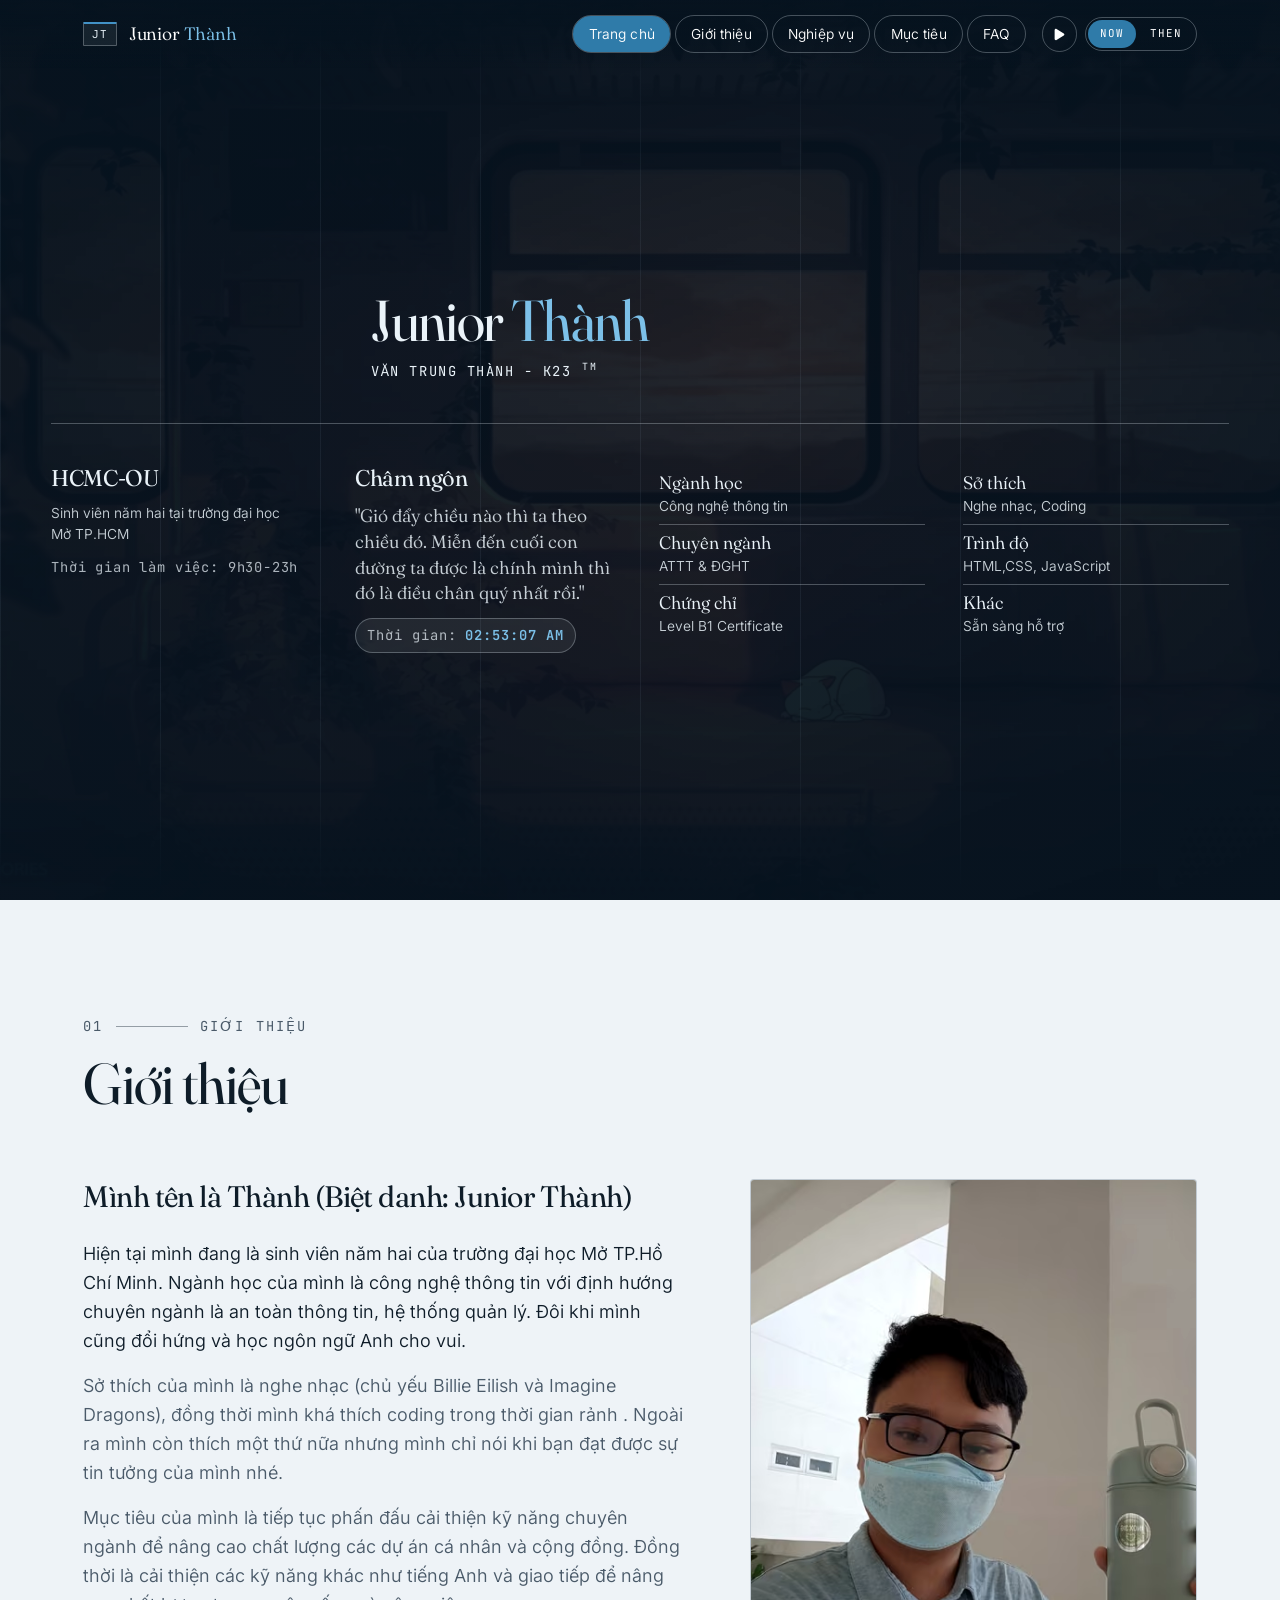
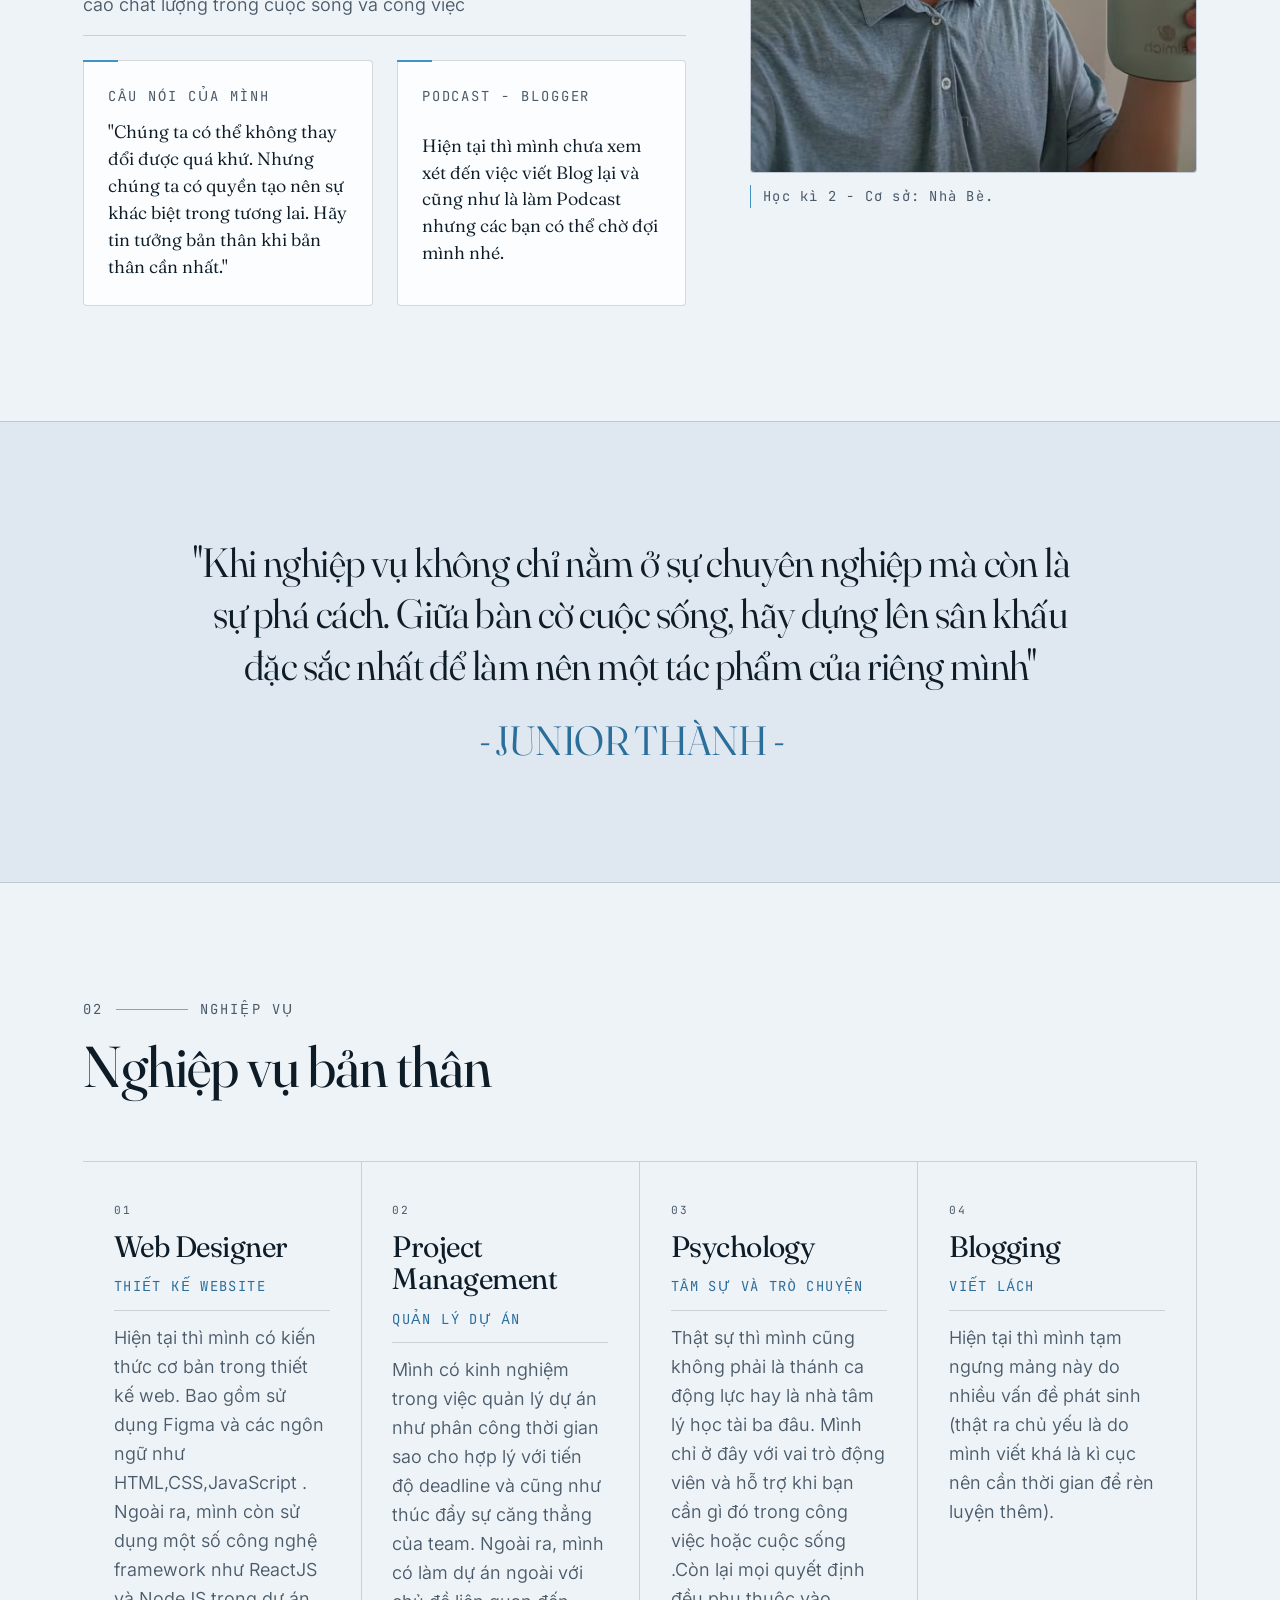
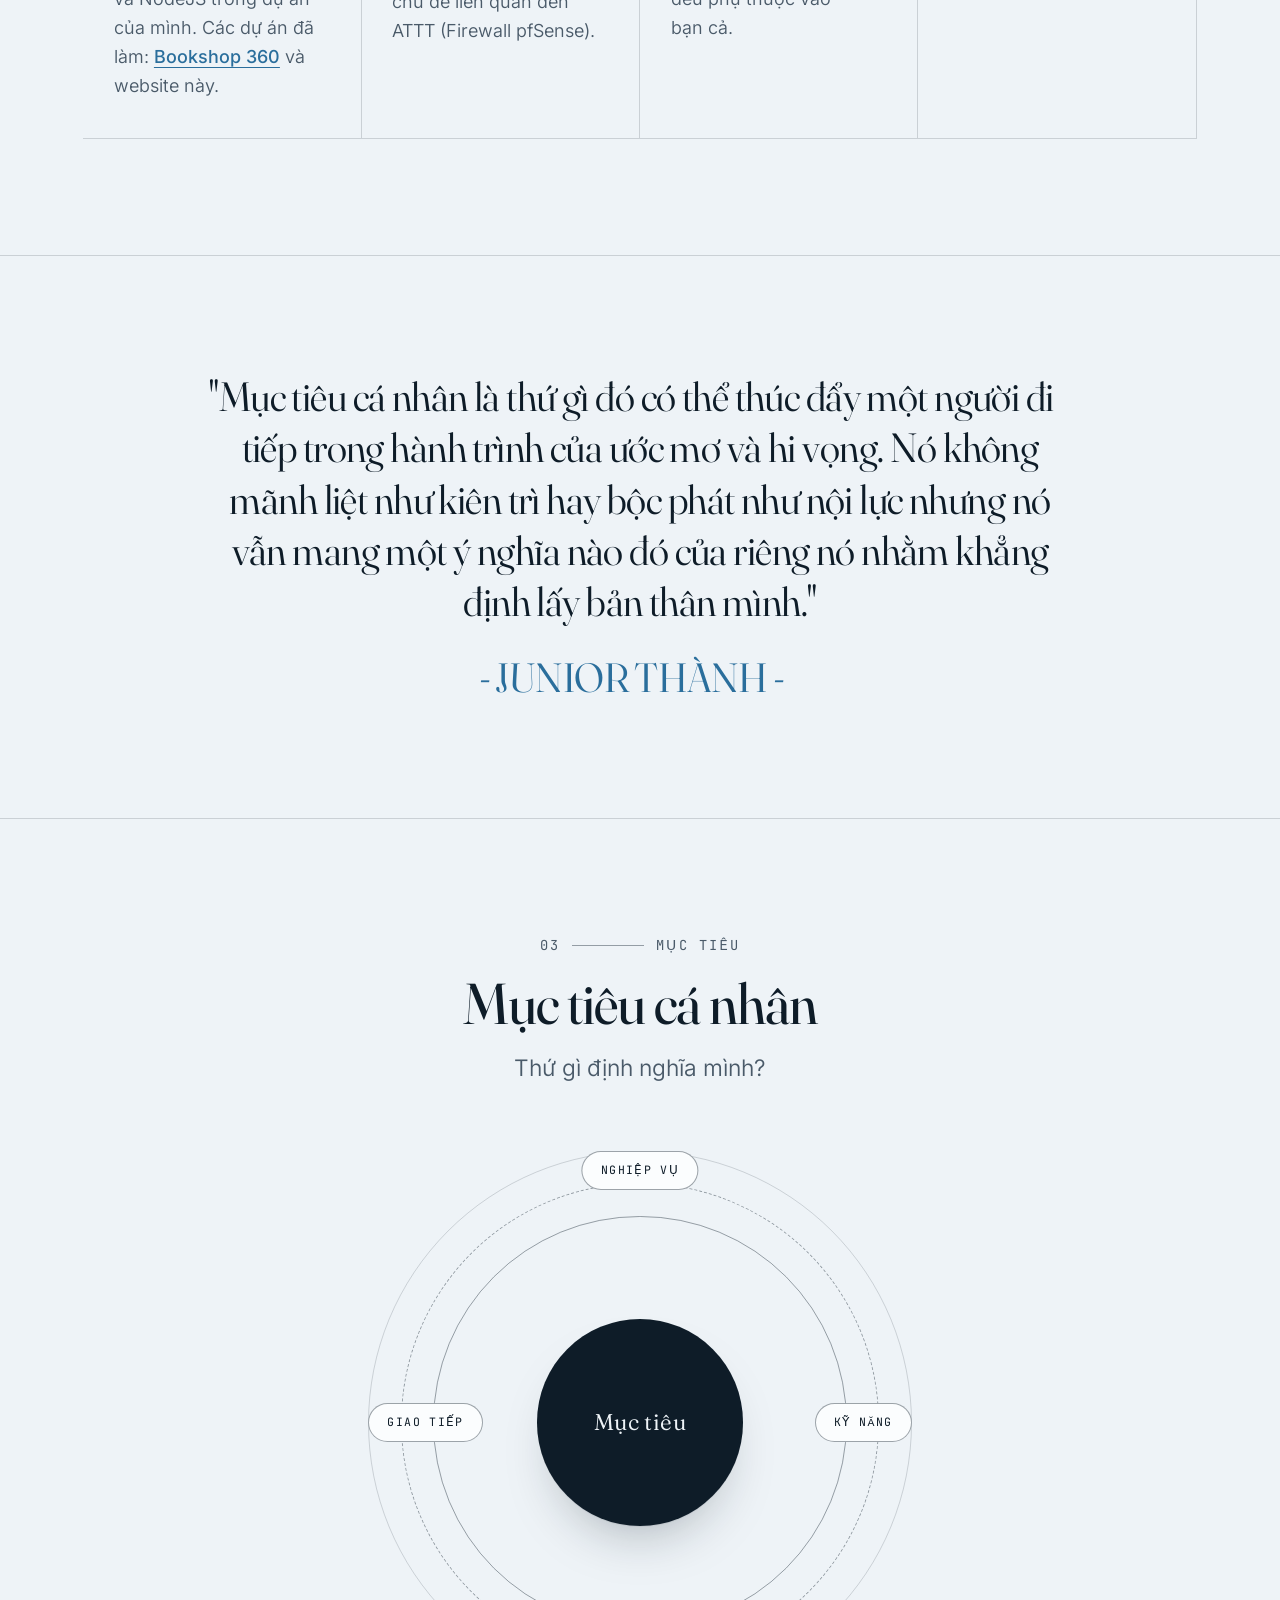
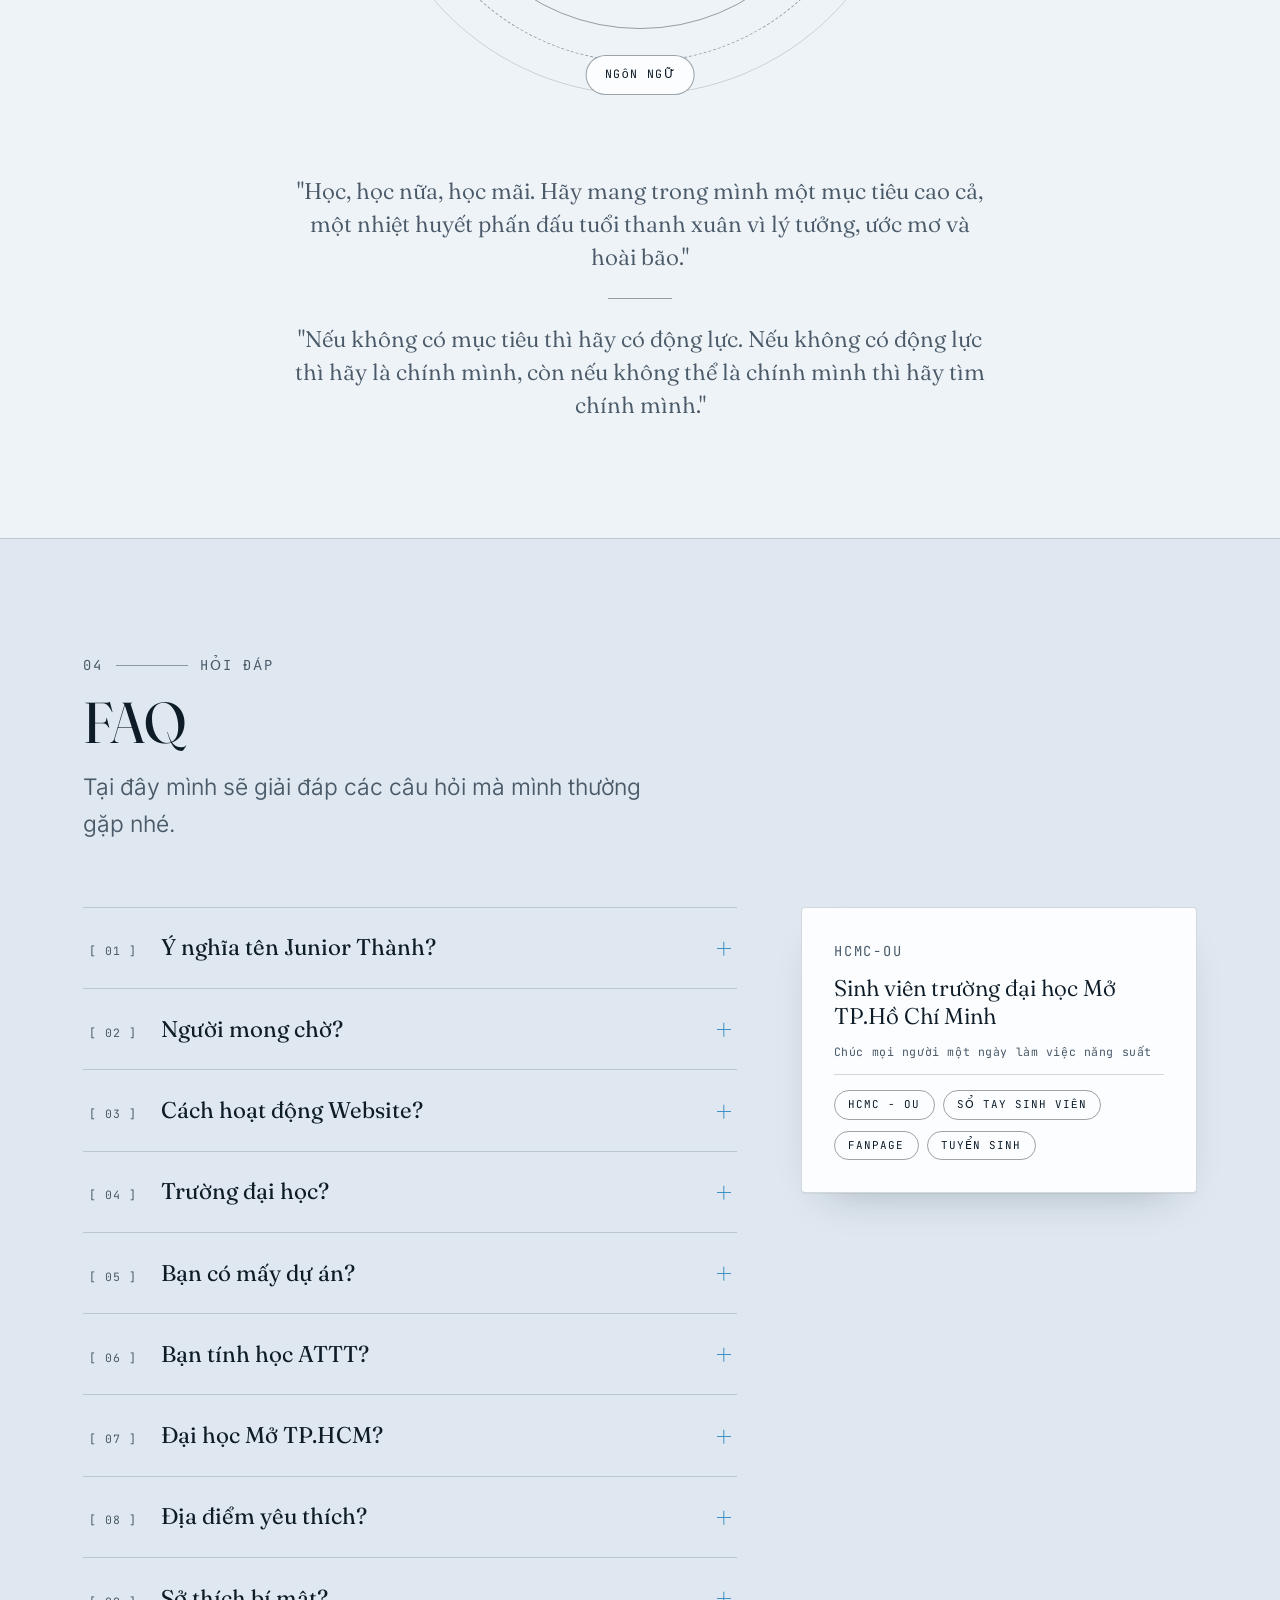
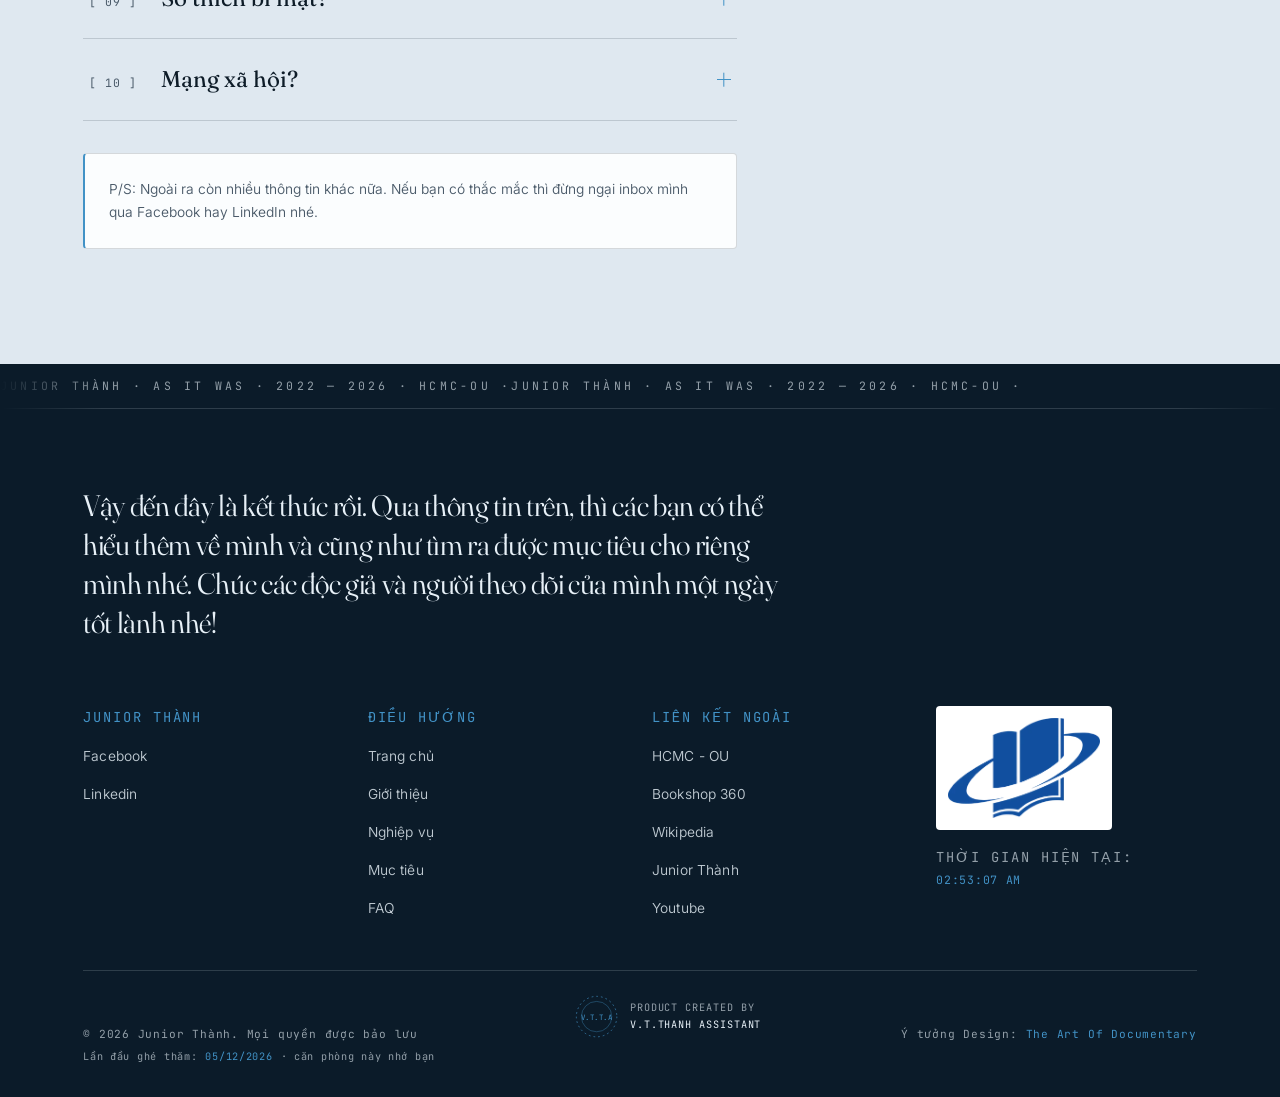
<file: index.html>
<!doctype html>
<html lang="vi" dir="ltr" data-theme="now">
<head>
<meta charset="utf-8">
<meta name="viewport" content="width=device-width, initial-scale=1">
<meta http-equiv="Content-Security-Policy" content="default-src 'self'; img-src 'self' data:; media-src 'self'; font-src 'self'; style-src 'self' 'unsafe-inline'; script-src 'self'; connect-src 'self'; frame-src 'none'; form-action 'none'; base-uri 'none'; object-src 'none'; upgrade-insecure-requests">
<meta name="referrer" content="strict-origin-when-cross-origin">
<meta name="color-scheme" content="light dark">
<title>Junior Thành</title>
<meta name="description" content="Xin chào! Mình là Junior Thành, hiện đang là sinh viên năm 2 tại Đại học Mở TP.Hồ Chí Minh. Mình đang theo học ngành CNTT và mình mong rằng chúng ta có thể cùng nhau học tập và phát triển nhé.">
<meta name="keywords" content="OU, Junior Thành, Nhà Bè, Đại học Mở, Đại học Mở TP.HCM, HCMC-OU, năm 2">
<meta name="author" content="Junior Thành">
<meta name="generator" content="V.T.Thanh Assistant">
<meta name="copyright" content="© 2024 Junior Thành, Mọi bản quyền được bảo lưu!">
<meta name="theme-color" content="#EEF3F7">
<link rel="canonical" href="https://juniorthanhbq.github.io/Old-Website-Restoration/">

<meta property="og:site_name" content="Junior Thành">
<meta property="og:type" content="website">
<meta property="og:locale" content="vi_VN">
<meta property="og:title" content="Junior Thành">
<meta property="og:description" content="Trang nhà của Junior Thành. Sinh viên năm hai đại học Mở TP.Hồ Chí Minh">
<meta property="og:url" content="https://juniorthanhbq.github.io/Old-Website-Restoration/">
<meta property="og:image" content="https://juniorthanhbq.github.io/Old-Website-Restoration/assets/img/og.png">
<meta property="og:image:width" content="1200">
<meta property="og:image:height" content="630">
<meta property="og:image:alt" content="Junior Thành — Văn Trung Thành, K23, HCMC-OU">
<meta name="twitter:card" content="summary_large_image">
<meta name="twitter:title" content="Junior Thành">
<meta name="twitter:description" content="Trang nhà của Junior Thành. Sinh viên năm hai đại học Mở TP.Hồ Chí Minh">
<meta name="twitter:image" content="https://juniorthanhbq.github.io/Old-Website-Restoration/assets/img/og.png">

<link rel="icon" href="./assets/favicon.ico" sizes="16x16 32x32 48x48 64x64">
<link rel="icon" href="./assets/img/favicon-16.png" sizes="16x16" type="image/png">
<link rel="icon" href="./assets/img/favicon-32.png" sizes="32x32" type="image/png">
<link rel="icon" href="./assets/img/icon-192.png" sizes="192x192" type="image/png">
<link rel="apple-touch-icon" href="./assets/img/apple-touch-icon.png">
<link rel="manifest" href="./site.webmanifest">

<link rel="preload" href="./assets/fonts/fraunces.woff2" as="font" type="font/woff2" crossorigin>
<link rel="preload" href="./assets/fonts/inter.woff2" as="font" type="font/woff2" crossorigin>
<link rel="preload" href="./assets/img/hero-poster.webp" as="image" fetchpriority="high">
<link rel="stylesheet" href="./assets/css/fonts.css">
<link rel="stylesheet" href="./assets/css/style.css">
<script src="./assets/js/main.js" defer></script>
</head>
<body>
<a class="skip-link" href="#main">Bỏ qua điều hướng, đến nội dung chính</a>
<div class="scroll-progress" aria-hidden="true"><span id="scroll-progress-bar"></span></div>

<header class="site-header" id="site-header">
  <div class="site-header__inner">
    <a class="wordmark" href="#trang-chu">
      <span class="wordmark__mark" aria-hidden="true">JT</span>
      <span class="wordmark__text">Junior&nbsp;<em>Thành</em></span>
    </a>

    <nav class="nav" aria-label="Điều hướng chính">
      <ul class="nav__list">
        <li><a class="nav__link" href="#trang-chu">Trang chủ</a></li>
        <li><a class="nav__link" href="#gioi-thieu">Giới thiệu</a></li>
        <li><a class="nav__link" href="#nghiep-vu">Nghiệp vụ</a></li>
        <li><a class="nav__link" href="#muc-tieu">Mục tiêu</a></li>
        <li><a class="nav__link" href="#faq">FAQ</a></li>
      </ul>
    </nav>

    <div class="header-tools">
      <button type="button" class="music-toggle" id="music-toggle" aria-pressed="false" aria-label="Bật nhạc nền">
        <svg class="music-toggle__icon music-toggle__icon--play" viewBox="0 0 384 512" width="13" height="13" aria-hidden="true" focusable="false"><path fill="currentColor" d="M73 39c-14.8-9.1-33.4-9.4-48.5-.9S0 62.6 0 80L0 432c0 17.4 9.4 33.4 24.5 41.9s33.7 8.1 48.5-.9L361 297c14.3-8.7 23-24.2 23-41s-8.7-32.2-23-41L73 39z"/></svg>
        <svg class="music-toggle__icon music-toggle__icon--pause" viewBox="0 0 320 512" width="13" height="13" aria-hidden="true" focusable="false"><path fill="currentColor" d="M48 64C21.5 64 0 85.5 0 112L0 400c0 26.5 21.5 48 48 48l32 0c26.5 0 48-21.5 48-48l0-288c0-26.5-21.5-48-48-48L48 64zm192 0c-26.5 0-48 21.5-48 48l0 288c0 26.5 21.5 48 48 48l32 0c26.5 0 48-21.5 48-48l0-288c0-26.5-21.5-48-48-48l-32 0z"/></svg>
      </button>
      <div class="theme-switch" role="group" aria-label="Giao diện">
        <button type="button" class="theme-switch__btn" data-set-theme="now" aria-pressed="true" aria-label="Now — giao diện hiện tại">Now</button>
        <button type="button" class="theme-switch__btn" data-set-theme="then" aria-pressed="false" aria-label="Then — giao diện năm 2022">Then</button>
      </div>
      <button type="button" class="menu-toggle" id="menu-toggle" aria-expanded="false" aria-controls="mobile-menu" aria-label="Mở menu">
        <span class="menu-toggle__bars" aria-hidden="true"><i></i><i></i></span>
      </button>
    </div>

    <section class="liner" id="liner" hidden aria-label="Ghi chú bản thu">
      <p class="liner__label"><span class="liner__dot" aria-hidden="true"></span>Đang phát</p>
      <p class="liner__song" id="liner-song">everything i wanted</p>
      <p class="liner__artist" id="liner-artist">Billie Eilish</p>
      <p class="liner__eq" aria-hidden="true"><i></i><i></i><i></i><i></i><i></i></p>
      <p class="liner__credit">Product created by <span>V.T.Thanh Assistant.</span></p>
      <button class="liner__share" type="button" id="liner-share">
        <span id="liner-share-text">Sao chép liên kết phòng này</span>
      </button>
    </section>
  </div>

  <div class="mobile-menu" id="mobile-menu" hidden>
    <nav aria-label="Điều hướng trên thiết bị di động">
      <ul class="mobile-menu__list">
        <li><a href="#trang-chu"><span class="mono-index">01</span>Trang chủ</a></li>
        <li><a href="#gioi-thieu"><span class="mono-index">02</span>Giới thiệu</a></li>
        <li><a href="#nghiep-vu"><span class="mono-index">03</span>Nghiệp vụ</a></li>
        <li><a href="#muc-tieu"><span class="mono-index">04</span>Mục tiêu</a></li>
        <li><a href="#faq"><span class="mono-index">05</span>FAQ</a></li>
      </ul>
      <p class="mobile-menu__meta">HCMC-OU · Sinh viên năm hai<br>Thời gian làm việc: 9h30-23h</p>
    </nav>
  </div>
</header>

<audio id="music-now" preload="none" loop data-src="./assets/media/everything-i-wanted.mp3"
       data-title="everything i wanted" data-artist="Billie Eilish"></audio>
<audio id="music-then" preload="none" loop data-src="./assets/media/as-it-was.mp3"
       data-title="As It Was" data-artist="Harry Styles"></audio>

<main id="main">

  <section class="hero" id="trang-chu" aria-labelledby="hero-title">
    <div class="hero__media" aria-hidden="true">
      <img class="hero__poster" src="./assets/img/hero-poster.webp" width="1280" height="720"
           alt="" fetchpriority="high" decoding="async">
      <video class="hero__video" id="hero-video" muted playsinline loop preload="none"
             data-src="./assets/media/hero.mp4" data-src-webm="./assets/media/hero.webm"
             aria-hidden="true" tabindex="-1"></video>
      <div class="hero__scrim"></div>
      <div class="hero__grid-ticks"></div>
    </div>

    <div class="hero__layout">
      <div class="hero__name">
        <h1 class="hero__title" id="hero-title">Junior <span class="hero__title-accent">Thành</span></h1>
        <p class="hero__byline">Văn Trung Thành - K23 <sup>TM</sup></p>
      </div>

      <hr class="hero__rule">

      <div class="hero__columns">
        <div class="hero__col">
          <h2 class="hero__col-title">HCMC-OU</h2>
          <p class="hero__col-body">Sinh viên năm hai tại trường đại học Mở TP.HCM</p>
          <p class="hero__hours">Thời gian làm việc: 9h30-23h</p>
        </div>

        <div class="hero__col">
          <h2 class="hero__col-title">Châm ngôn</h2>
          <blockquote class="hero__motto">
            <p>"Gió đẩy chiều nào thì ta theo chiều đó. Miễn đến cuối con đường ta được là chính mình thì đó là điều chân quý nhất rồi."</p>
          </blockquote>
          <p class="clock-chip">
            <span class="clock-chip__label">Thời gian:</span>
            <time class="clock-chip__value" id="hero-clock" datetime="">--:--:--</time>
          </p>
        </div>

        <div class="hero__col">
          <dl class="facts">
            <div class="facts__row"><dt>Ngành học</dt><dd>Công nghệ thông tin</dd></div>
            <div class="facts__row"><dt>Chuyên ngành</dt><dd>ATTT &amp; ĐGHT</dd></div>
            <div class="facts__row"><dt>Chứng chỉ</dt><dd>Level B1 Certificate</dd></div>
          </dl>
        </div>

        <div class="hero__col">
          <dl class="facts">
            <div class="facts__row"><dt>Sở thích</dt><dd>Nghe nhạc, Coding</dd></div>
            <div class="facts__row"><dt>Trình độ</dt><dd>HTML,CSS, JavaScript</dd></div>
            <div class="facts__row"><dt>Khác</dt><dd>Sẵn sàng hỗ trợ</dd></div>
          </dl>
        </div>
      </div>
    </div>
  </section>

  <section class="about section" id="gioi-thieu" aria-labelledby="about-title">
    <span class="anchor-alias" id="about" aria-hidden="true"></span>
    <div class="shell">
      <header class="section-head">
        <p class="section-head__index"><span>01</span><span class="rule" aria-hidden="true"></span><span>Giới thiệu</span></p>
        <h2 class="section-head__title" id="about-title">Giới thiệu</h2>
      </header>

      <div class="about__grid">
        <div class="about__prose">
          <h3 class="about__lede">Mình tên là Thành (Biệt danh: Junior Thành)</h3>
          <p>Hiện tại mình đang là sinh viên năm hai của trường đại học Mở TP.Hồ Chí Minh. Ngành học của mình là công nghệ thông tin với định hướng chuyên ngành là an toàn thông tin, hệ thống quản lý. Đôi khi mình cũng đổi hứng và học ngôn ngữ Anh cho vui.</p>
          <p>Sở thích của mình là nghe nhạc (chủ yếu Billie Eilish và Imagine Dragons), đồng thời mình khá thích coding trong thời gian rảnh . Ngoài ra mình còn thích một thứ nữa nhưng mình chỉ nói khi bạn đạt được sự tin tưởng của mình nhé.</p>
          <p>Mục tiêu của mình là tiếp tục phấn đấu cải thiện kỹ năng chuyên ngành để nâng cao chất lượng các dự án cá nhân và cộng đồng. Đồng thời là cải thiện các kỹ năng khác như tiếng Anh và giao tiếp để nâng cao chất lượng trong cuộc sống và công việc</p>

          <div class="rule-h" aria-hidden="true"></div>

          <div class="quote-cards">
            <figure class="quote-card">
              <figcaption class="label">Câu nói của mình</figcaption>
              <blockquote><p>"Chúng ta có thể không thay đổi được quá khứ. Nhưng chúng ta có quyền tạo nên sự khác biệt trong tương lai. Hãy tin tưởng bản thân khi bản thân cần nhất."</p></blockquote>
            </figure>
            <figure class="quote-card">
              <figcaption class="label">Podcast - Blogger</figcaption>
              <blockquote><p>Hiện tại thì mình chưa xem xét đến việc viết Blog lại và cũng như là làm Podcast nhưng các bạn có thể chờ đợi mình nhé.</p></blockquote>
            </figure>
          </div>
        </div>

        <figure class="portrait">
          <picture>
            <source type="image/avif"
                    srcset="./assets/img/portrait-480.avif 480w, ./assets/img/portrait-780.avif 780w, ./assets/img/portrait-1120.avif 1120w"
                    sizes="(max-width: 900px) 88vw, 34vw">
            <source type="image/webp"
                    srcset="./assets/img/portrait-480.webp 480w, ./assets/img/portrait-780.webp 780w, ./assets/img/portrait-1120.webp 1120w"
                    sizes="(max-width: 900px) 88vw, 34vw">
            <img src="./assets/img/portrait-780.webp" width="780" height="1040"
                 alt="About Me" title="Chiến dịch nói không với đồ nhựa."
                 loading="lazy" decoding="async">
          </picture>
          <figcaption>Học kì 2 - Cơ sở: Nhà Bè.</figcaption>
        </figure>
      </div>
    </div>
  </section>

  <div class="interlude">
    <div class="shell">
      <blockquote class="interlude__quote">
        <p>"Khi nghiệp vụ không chỉ nằm ở sự chuyên nghiệp mà còn là sự phá cách. Giữa bàn cờ cuộc sống, hãy dựng lên sân khấu đặc sắc nhất để làm nên một tác phẩm của riêng mình"</p>
        <p class="interlude__cite">- Junior Thành -</p>
      </blockquote>
    </div>
  </div>

  <section class="roles section" id="nghiep-vu" aria-labelledby="roles-title">
    <span class="anchor-alias" id="role" aria-hidden="true"></span>
    <div class="shell">
      <header class="section-head">
        <p class="section-head__index"><span>02</span><span class="rule" aria-hidden="true"></span><span>Nghiệp vụ</span></p>
        <h2 class="section-head__title" id="roles-title">Nghiệp vụ bản thân</h2>
      </header>

      <ol class="roles__grid">
        <li class="role-card">
          <span class="role-card__index" aria-hidden="true">01</span>
          <h3 class="role-card__title">Web Designer</h3>
          <p class="role-card__sub">Thiết kế website</p>
          <div class="rule-h" aria-hidden="true"></div>
          <p>Hiện tại thì mình có kiến thức cơ bản trong thiết kế web. Bao gồm sử dụng Figma và các ngôn ngữ như HTML,CSS,JavaScript . Ngoài ra, mình còn sử dụng một số công nghệ framework như ReactJS và NodeJS trong dự án của mình. Các dự án đã làm: <a href="https://thanh09junior.github.io/BookShop360_ThanhAndPhong/" target="_blank" rel="noopener noreferrer">Bookshop 360</a> và website này.</p>
        </li>
        <li class="role-card">
          <span class="role-card__index" aria-hidden="true">02</span>
          <h3 class="role-card__title">Project Management</h3>
          <p class="role-card__sub">Quản lý dự án</p>
          <div class="rule-h" aria-hidden="true"></div>
          <p>Mình có kinh nghiệm trong việc quản lý dự án như phân công thời gian sao cho hợp lý với tiến độ deadline và cũng như thúc đẩy sự căng thẳng của team. Ngoài ra, mình có làm dự án ngoài với chủ đề liên quan đến ATTT (Firewall pfSense).</p>
        </li>
        <li class="role-card">
          <span class="role-card__index" aria-hidden="true">03</span>
          <h3 class="role-card__title">Psychology</h3>
          <p class="role-card__sub">Tâm sự và trò chuyện</p>
          <div class="rule-h" aria-hidden="true"></div>
          <p>Thật sự thì mình cũng không phải là thánh ca động lực hay là nhà tâm lý học tài ba đâu. Mình chỉ ở đây với vai trò động viên và hỗ trợ khi bạn cần gì đó trong công việc hoặc cuộc sống .Còn lại mọi quyết định đều phụ thuộc vào bạn cả.</p>
        </li>
        <li class="role-card">
          <span class="role-card__index" aria-hidden="true">04</span>
          <h3 class="role-card__title">Blogging</h3>
          <p class="role-card__sub">Viết lách</p>
          <div class="rule-h" aria-hidden="true"></div>
          <p>Hiện tại thì mình tạm ngưng mảng này do nhiều vấn đề phát sinh (thật ra chủ yếu là do mình viết khá là kì cục nên cần thời gian để rèn luyện thêm).</p>
        </li>
      </ol>
    </div>
  </section>

  <div class="interlude interlude--alt">
    <div class="shell">
      <blockquote class="interlude__quote">
        <p>"Mục tiêu cá nhân là thứ gì đó có thể thúc đẩy một người đi tiếp trong hành trình của ước mơ và hi vọng. Nó không mãnh liệt như kiên trì hay bộc phát như nội lực nhưng nó vẫn mang một ý nghĩa nào đó của riêng nó nhằm khẳng định lấy bản thân mình."</p>
        <p class="interlude__cite">- Junior Thành -</p>
      </blockquote>
    </div>
  </div>

  <section class="goals section" id="muc-tieu" aria-labelledby="goals-title">
    <span class="anchor-alias" id="goal" aria-hidden="true"></span>
    <div class="shell">
      <header class="section-head section-head--center">
        <p class="section-head__index"><span>03</span><span class="rule" aria-hidden="true"></span><span>Mục tiêu</span></p>
        <h2 class="section-head__title" id="goals-title">Mục tiêu cá nhân</h2>
        <p class="section-head__sub">Thứ gì định nghĩa mình?</p>
      </header>

      <div class="ikigai" aria-label="Bốn trụ cột hội tụ về mục tiêu: nghiệp vụ, kỹ năng, ngôn ngữ, giao tiếp">
        <div class="ikigai__rings" aria-hidden="true">
          <span class="ikigai__ring"></span>
          <span class="ikigai__ring ikigai__ring--2"></span>
          <span class="ikigai__ring ikigai__ring--spin"></span>
        </div>
        <p class="ikigai__node ikigai__node--n">Nghiệp vụ</p>
        <p class="ikigai__node ikigai__node--e">Kỹ năng</p>
        <p class="ikigai__node ikigai__node--s">Ngôn ngữ</p>
        <p class="ikigai__node ikigai__node--w">Giao tiếp</p>
        <p class="ikigai__core">Mục tiêu</p>
      </div>

      <div class="goals__quotes">
        <p>"Học, học nữa, học mãi. Hãy mang trong mình một mục tiêu cao cả, một nhiệt huyết phấn đấu tuổi thanh xuân vì lý tưởng, ước mơ và hoài bão."</p>
        <hr>
        <p>"Nếu không có mục tiêu thì hãy có động lực. Nếu không có động lực thì hãy là chính mình, còn nếu không thể là chính mình thì hãy tìm chính mình."</p>
      </div>
    </div>
  </section>

  <section class="faq section" id="faq" aria-labelledby="faq-title">
    <span class="anchor-alias" id="FAQ" aria-hidden="true"></span>
    <div class="shell">
      <header class="section-head">
        <p class="section-head__index"><span>04</span><span class="rule" aria-hidden="true"></span><span>Hỏi đáp</span></p>
        <h2 class="section-head__title" id="faq-title">FAQ</h2>
        <p class="section-head__sub">Tại đây mình sẽ giải đáp các câu hỏi mà mình thường gặp nhé.</p>
      </header>

      <div class="faq__grid">
        <div class="faq__list">
          <div class="faq-item">
            <h3 class="faq-item__heading">
              <button type="button" class="faq-item__trigger" id="faq-t1" aria-expanded="false" aria-controls="faq-p1">
                <span class="faq-item__num" aria-hidden="true">[ 01 ]</span>
                <span class="faq-item__q">Ý nghĩa tên Junior Thành?</span>
                <span class="faq-item__icon" aria-hidden="true"></span>
              </button>
            </h3>
            <div class="faq-item__panel" id="faq-p1" role="region" aria-labelledby="faq-t1" hidden>
              <p>[ Vì trình độ của mình chưa có tốt lắm chỉ tạm ở Junior thôi ]</p>
            </div>
          </div>
          <div class="faq-item">
            <h3 class="faq-item__heading">
              <button type="button" class="faq-item__trigger" id="faq-t2" aria-expanded="false" aria-controls="faq-p2">
                <span class="faq-item__num" aria-hidden="true">[ 02 ]</span>
                <span class="faq-item__q">Người mong chờ?</span>
                <span class="faq-item__icon" aria-hidden="true"></span>
              </button>
            </h3>
            <div class="faq-item__panel" id="faq-p2" role="region" aria-labelledby="faq-t2" hidden>
              <p>[ Hiện tại thì mình còn độc thân và chưa có người mong chờ ]</p>
            </div>
          </div>
          <div class="faq-item">
            <h3 class="faq-item__heading">
              <button type="button" class="faq-item__trigger" id="faq-t3" aria-expanded="false" aria-controls="faq-p3">
                <span class="faq-item__num" aria-hidden="true">[ 03 ]</span>
                <span class="faq-item__q">Cách hoạt động Website?</span>
                <span class="faq-item__icon" aria-hidden="true"></span>
              </button>
            </h3>
            <div class="faq-item__panel" id="faq-p3" role="region" aria-labelledby="faq-t3" hidden>
              <p>[ Mình hiện tại đang thử nghiệm làm website này trên Next.js ]</p>
            </div>
          </div>
          <div class="faq-item">
            <h3 class="faq-item__heading">
              <button type="button" class="faq-item__trigger" id="faq-t4" aria-expanded="false" aria-controls="faq-p4">
                <span class="faq-item__num" aria-hidden="true">[ 04 ]</span>
                <span class="faq-item__q">Trường đại học?</span>
                <span class="faq-item__icon" aria-hidden="true"></span>
              </button>
            </h3>
            <div class="faq-item__panel" id="faq-p4" role="region" aria-labelledby="faq-t4" hidden>
              <p>[ Hiện tại thì mình đang học tại trường đại học Mở TP.HCM ]</p>
            </div>
          </div>
          <div class="faq-item">
            <h3 class="faq-item__heading">
              <button type="button" class="faq-item__trigger" id="faq-t5" aria-expanded="false" aria-controls="faq-p5">
                <span class="faq-item__num" aria-hidden="true">[ 05 ]</span>
                <span class="faq-item__q">Bạn có mấy dự án?</span>
                <span class="faq-item__icon" aria-hidden="true"></span>
              </button>
            </h3>
            <div class="faq-item__panel" id="faq-p5" role="region" aria-labelledby="faq-t5" hidden>
              <p>[ Hiện tại mình có hai dự án chính là Bookshop 360 và đây ]</p>
            </div>
          </div>
          <div class="faq-item">
            <h3 class="faq-item__heading">
              <button type="button" class="faq-item__trigger" id="faq-t6" aria-expanded="false" aria-controls="faq-p6">
                <span class="faq-item__num" aria-hidden="true">[ 06 ]</span>
                <span class="faq-item__q">Bạn tính học ATTT?</span>
                <span class="faq-item__icon" aria-hidden="true"></span>
              </button>
            </h3>
            <div class="faq-item__panel" id="faq-p6" role="region" aria-labelledby="faq-t6" hidden>
              <p>[ Mình đang xem xét học thêm chuyên ngành là ATTT ]</p>
            </div>
          </div>
          <div class="faq-item">
            <h3 class="faq-item__heading">
              <button type="button" class="faq-item__trigger" id="faq-t7" aria-expanded="false" aria-controls="faq-p7">
                <span class="faq-item__num" aria-hidden="true">[ 07 ]</span>
                <span class="faq-item__q">Đại học Mở TP.HCM?</span>
                <span class="faq-item__icon" aria-hidden="true"></span>
              </button>
            </h3>
            <div class="faq-item__panel" id="faq-p7" role="region" aria-labelledby="faq-t7" hidden>
              <p>[ Để biết thêm về trường thì cái này bạn phải tự tìm hiểu nhé ]</p>
            </div>
          </div>
          <div class="faq-item">
            <h3 class="faq-item__heading">
              <button type="button" class="faq-item__trigger" id="faq-t8" aria-expanded="false" aria-controls="faq-p8">
                <span class="faq-item__num" aria-hidden="true">[ 08 ]</span>
                <span class="faq-item__q">Địa điểm yêu thích?</span>
                <span class="faq-item__icon" aria-hidden="true"></span>
              </button>
            </h3>
            <div class="faq-item__panel" id="faq-p8" role="region" aria-labelledby="faq-t8" hidden>
              <p>[ Chủ yếu là các quán cafe như Guta hoặc Highland nhé ]</p>
            </div>
          </div>
          <div class="faq-item">
            <h3 class="faq-item__heading">
              <button type="button" class="faq-item__trigger" id="faq-t9" aria-expanded="false" aria-controls="faq-p9">
                <span class="faq-item__num" aria-hidden="true">[ 09 ]</span>
                <span class="faq-item__q">Sở thích bí mật?</span>
                <span class="faq-item__icon" aria-hidden="true"></span>
              </button>
            </h3>
            <div class="faq-item__panel" id="faq-p9" role="region" aria-labelledby="faq-t9" hidden>
              <p>[ Này mình có á nhưng bạn lấy được lòng tin mình đã hehe ]</p>
            </div>
          </div>
          <div class="faq-item">
            <h3 class="faq-item__heading">
              <button type="button" class="faq-item__trigger" id="faq-t10" aria-expanded="false" aria-controls="faq-p10">
                <span class="faq-item__num" aria-hidden="true">[ 10 ]</span>
                <span class="faq-item__q">Mạng xã hội?</span>
                <span class="faq-item__icon" aria-hidden="true"></span>
              </button>
            </h3>
            <div class="faq-item__panel" id="faq-p10" role="region" aria-labelledby="faq-t10" hidden>
              <p>[ Hiện tại, mình hoạt động trên nền tảng Facebook và LinkedIn ]</p>
            </div>
          </div>

          <p class="faq__outro">P/S: Ngoài ra còn nhiều thông tin khác nữa. Nếu bạn có thắc mắc thì đừng ngại inbox mình qua Facebook hay LinkedIn nhé.</p>
        </div>

        <aside class="faq__aside">
          <div class="aside-card">
            <p class="label">HCMC-OU</p>
            <p class="aside-card__title">Sinh viên trường đại học Mở TP.Hồ Chí Minh</p>
            <p class="aside-card__note">Chúc mọi người một ngày làm việc năng suất</p>
            <div class="rule-h" aria-hidden="true"></div>
            <ul class="chips">
              <li><a class="chip" href="https://ou.edu.vn/" target="_blank" rel="noopener noreferrer">HCMC - OU</a></li>
              <li><a class="chip" href="https://www.oucommunity.dev/" target="_blank" rel="noopener noreferrer">Sổ tay sinh viên</a></li>
              <li><a class="chip" href="https://www.facebook.com/profile.php?id=61551715783777" target="_blank" rel="noopener noreferrer">Fanpage</a></li>
              <li><a class="chip" href="https://tuyensinh.ou.edu.vn/" target="_blank" rel="noopener noreferrer">Tuyển sinh</a></li>
            </ul>
          </div>
        </aside>
      </div>
    </div>
  </section>

</main>

<footer class="site-footer">
  <div class="marquee" aria-hidden="true">
    <div class="marquee__track">
      <span>Junior Thành · As It Was · 2022 — 2026 · HCMC-OU · </span>
      <span>Junior Thành · As It Was · 2022 — 2026 · HCMC-OU · </span>
    </div>
  </div>

  <div class="shell">
    <p class="site-footer__closing">Vậy đến đây là kết thúc rồi. Qua thông tin trên, thì các bạn có thể hiểu thêm về mình và cũng như tìm ra được mục tiêu cho riêng mình nhé. Chúc các độc giả và người theo dõi của mình một ngày tốt lành nhé!</p>

    <div class="site-footer__grid">
      <div class="site-footer__col">
        <p class="label">Junior Thành</p>
        <ul class="footer-links">
          <li><a href="https://www.facebook.com/profile.php?id=100066781932277" target="_blank" rel="noopener noreferrer">Facebook</a></li>
          <li><a href="https://www.linkedin.com/in/juniorthanh09/" target="_blank" rel="noopener noreferrer">Linkedin</a></li>
        </ul>
      </div>

      <nav class="site-footer__col" aria-label="Điều hướng chân trang">
        <p class="label">Điều hướng</p>
        <ul class="footer-links">
          <li><a href="#trang-chu">Trang chủ</a></li>
          <li><a href="#gioi-thieu">Giới thiệu</a></li>
          <li><a href="#nghiep-vu">Nghiệp vụ</a></li>
          <li><a href="#muc-tieu">Mục tiêu</a></li>
          <li><a href="#faq">FAQ</a></li>
        </ul>
      </nav>

      <div class="site-footer__col">
        <p class="label">Liên kết ngoài</p>
        <ul class="footer-links">
          <li><a href="https://ou.edu.vn/" target="_blank" rel="noopener noreferrer">HCMC - OU</a></li>
          <li><a href="https://thanh09junior.github.io/BookShop360_ThanhAndPhong/" target="_blank" rel="noopener noreferrer">Bookshop 360</a></li>
          <li><a href="https://wikipedia.vn/" target="_blank" rel="noopener noreferrer">Wikipedia</a></li>
          <li><a href="https://juniorthanh09.com/" target="_blank" rel="noopener noreferrer">Junior Thành</a></li>
          <li><a href="https://www.youtube.com/@Juniorthanh09_OU" target="_blank" rel="noopener noreferrer">Youtube</a></li>
        </ul>
      </div>

      <div class="site-footer__col site-footer__col--brand">
        <img class="site-footer__logo" src="./assets/img/ou-logo.webp" width="320" height="211"
             alt="Logo trường đại học Mở TP.Hồ Chí Minh" loading="lazy" decoding="async">
        <p class="footer-clock">
          <span class="label">Thời gian hiện tại:</span>
          <time id="footer-clock" datetime="">--:--:--</time>
        </p>
      </div>
    </div>

    <div class="site-footer__bottom">
      <div class="site-footer__legal">
        <p>© <span id="year">2026</span> Junior Thành. Mọi quyền được bảo lưu</p>
        <p class="capsule" id="capsule" hidden>
          <span>Lần đầu ghé thăm:</span>
          <span class="capsule__date" id="capsule-date"></span>
          <span>· căn phòng này nhớ bạn</span>
        </p>
      </div>

      <div class="signature">
        <svg class="signature__seal" viewBox="0 0 64 64" width="43" height="43" aria-hidden="true" focusable="false">
          <circle class="seal__ring--dashed" cx="32" cy="32" r="30" fill="none" stroke="currentColor" stroke-width="1" stroke-dasharray="2.5 4.5"/>
          <circle cx="32" cy="32" r="22.5" fill="none" stroke="currentColor" stroke-width="1" opacity="0.55"/>
          <text x="32" y="36.5" text-anchor="middle" fill="currentColor">V.T.T.A</text>
        </svg>
        <p class="signature__text">Product created by<br><span class="signature__name">V.T.Thanh Assistant</span></p>
      </div>

      <p class="site-footer__credit">Ý tưởng Design: <a href="https://theartofdocumentary.com/" target="_blank" rel="noopener noreferrer">The Art Of Documentary</a></p>
    </div>
  </div>
</footer>

<noscript>
  <style>
    .faq-item__panel[hidden]{display:block}
    .faq-item__icon{display:none}
    /* .nav is deliberately NOT hidden: on desktop it is plain links that need no
       JS. On mobile it is already display:none via CSS, where the footer nav is
       the fallback — hiding it globally would strip navigation from desktop
       users whose JS failed to load. */
    .theme-switch,.menu-toggle,.music-toggle{display:none}
    .reveal{opacity:1;transform:none}
    .marquee{display:none}
  </style>
</noscript>
</body>
</html>
</file>
<file: assets/css/fonts.css>
@font-face {
  font-family: 'Fraunces';
  font-style: normal;
  font-weight: 300 700;
  font-display: swap;
  src: url('../fonts/fraunces.woff2') format('woff2');
}

@font-face {
  font-family: 'Inter';
  font-style: normal;
  font-weight: 300 700;
  font-display: swap;
  src: url('../fonts/inter.woff2') format('woff2');
}

@font-face {
  font-family: 'JetBrains Mono';
  font-style: normal;
  font-weight: 400 600;
  font-display: swap;
  src: url('../fonts/jetbrains-mono.woff2') format('woff2');
}
</file>
<file: assets/css/style.css>
@layer reset, tokens, base, layout, components, utilities;

@layer tokens {
  :root {
    --font-display: "Fraunces", "Iowan Old Style", "Palatino Linotype", Georgia, serif;
    --font-body: "Inter", -apple-system, BlinkMacSystemFont, "Segoe UI", Roboto, sans-serif;
    --font-mono: "JetBrains Mono", ui-monospace, "SF Mono", Menlo, monospace;

    --step--1: clamp(0.78rem, 0.74rem + 0.18vw, 0.86rem);
    --step-0: clamp(1rem, 0.95rem + 0.24vw, 1.12rem);
    --step-1: clamp(1.13rem, 1.02rem + 0.55vw, 1.42rem);
    --step-2: clamp(1.32rem, 1.12rem + 1vw, 1.85rem);
    --step-3: clamp(1.62rem, 1.24rem + 1.85vw, 2.55rem);
    --step-4: clamp(2rem, 1.35rem + 3.2vw, 3.6rem);
    --step-5: clamp(2.6rem, 1.35rem + 6vw, 6rem);

    --sp-1: 0.25rem; --sp-2: 0.5rem;  --sp-3: 0.75rem; --sp-4: 1rem;
    --sp-5: 1.5rem;  --sp-6: 2rem;    --sp-7: 3rem;    --sp-8: 4rem;
    --sp-9: 6rem;    --sp-10: 8rem;   --sp-11: 12rem;

    --r-sm: 2px; --r-md: 4px; --r-lg: 6px; --r-pill: 999px;
    --shell: 76rem;
    --gutter: clamp(1.15rem, 4vw, 4rem);
    --measure: 68ch;

    --ease: cubic-bezier(0.22, 0.61, 0.36, 1);
    --dur: 260ms;

    --hero-scrim:
      linear-gradient(180deg, rgba(var(--hero-tint), 0.92) 0%, rgba(var(--hero-tint), 0.74) 40%, rgba(var(--hero-tint), 0.94) 100%),
      linear-gradient(94deg, rgba(var(--hero-tint), 0.86) 0%, rgba(var(--hero-tint), 0.55) 58%, rgba(var(--hero-tint), 0.84) 100%);
    --header-scrim: linear-gradient(180deg, rgba(var(--hero-tint), 0.78) 0%, rgba(var(--hero-tint), 0.46) 62%, rgba(var(--hero-tint), 0) 100%);
  }

  :root,
  [data-theme="now"] {
    --canvas: #EEF3F7;
    --canvas-deep: #DFE8F0;
    --canvas-ink: #0B1B29;
    --ink: #0E1C28;
    --ink-soft: #4A5A69;
    --rule: rgba(14, 28, 40, 0.16);
    --rule-strong: rgba(14, 28, 40, 0.40);
    --accent: #4292C6;
    --accent-text: #2A6E9C;
    --accent-fill: #2F7BA9;
    --accent-ink: #FFFFFF;
    --accent-soft: rgba(66, 146, 198, 0.12);
    --surface: #FBFDFE;
    --surface-2: #E4ECF3;
    --card-bg: #FBFDFE;
    --logo-plate: #FFFFFF;
    --hero-bg: #06131F;
    --hero-tint: 6, 19, 31;
    --hero-accent: #7CC0E8;
    --hero-tick: rgba(178, 216, 240, 0.14);
    --hero-media-filter: saturate(0.78) contrast(1.05) hue-rotate(-12deg);
    --on-dark: #EAF3F9;
    --on-dark-soft: rgba(234, 243, 249, 0.84);
    --on-dark-quiet: rgba(234, 243, 249, 0.72);
    --on-dark-rule: rgba(234, 243, 249, 0.28);
    --on-dark-chip: rgba(234, 243, 249, 0.07);
    --deep-bg: #0B1B29;
    --deep-ink: #E7F0F7;
    --deep-soft: rgba(231, 240, 247, 0.82);
    --deep-quiet: rgba(231, 240, 247, 0.62);
    --deep-rule: rgba(231, 240, 247, 0.16);
    --on-media: #FFFFFF;
    --on-media-soft: rgba(255, 255, 255, 0.80);
    --scrim-a: rgba(6, 19, 31, 0.72);
    --scrim-b: rgba(6, 19, 31, 0.34);
    --shadow: 0 1px 0 rgba(14, 28, 40, 0.05), 0 20px 44px -26px rgba(14, 28, 40, 0.32);
    --shadow-lift: 0 1px 0 rgba(14, 28, 40, 0.06), 0 28px 56px -28px rgba(14, 28, 40, 0.38);
    --theme-color: #EEF3F7;
  }

  [data-theme="then"] {
    --canvas: #0B0C0E;
    --canvas-deep: #141619;
    --canvas-ink: #06070A;
    --ink: #F2EFE9;
    --ink-soft: #A8AEB8;
    --rule: rgba(242, 239, 233, 0.18);
    --rule-strong: rgba(242, 239, 233, 0.46);
    --accent: #FFA200;
    --accent-text: #FFA200;
    --accent-fill: #FFA200;
    --accent-ink: #0B0C0E;
    --accent-soft: rgba(255, 162, 0, 0.14);
    --surface: rgba(255, 255, 255, 0.05);
    --surface-2: #1A1D21;
    --card-bg: #16191D;
    /* the OU mark is artwork on white; the plate keeps its temperature in this room */
    --logo-plate: #EDE8DE;
    --hero-bg: #0B0C0E;
    --hero-tint: 6, 7, 9;
    --hero-accent: #FFB43A;
    --hero-tick: rgba(255, 255, 255, 0.10);
    --hero-media-filter: saturate(1.02) contrast(1.02) sepia(0.10);
    --on-dark: #F6F3EC;
    --on-dark-soft: rgba(255, 255, 255, 0.82);
    --on-dark-quiet: rgba(255, 255, 255, 0.72);
    --on-dark-rule: rgba(255, 255, 255, 0.28);
    --on-dark-chip: rgba(255, 255, 255, 0.06);
    --deep-bg: #06070A;
    --deep-ink: #F2EFE9;
    --deep-soft: rgba(242, 239, 233, 0.82);
    --deep-quiet: rgba(242, 239, 233, 0.60);
    --deep-rule: rgba(242, 239, 233, 0.16);
    --on-media: #F2EFE9;
    --on-media-soft: rgba(242, 239, 233, 0.78);
    --scrim-a: rgba(4, 5, 6, 0.78);
    --scrim-b: rgba(4, 5, 6, 0.42);
    --shadow: 0 1px 0 rgba(255, 255, 255, 0.04), 0 22px 60px -30px #000;
    --shadow-lift: 0 1px 0 rgba(255, 255, 255, 0.06), 0 30px 70px -30px #000;
    --theme-color: #0B0C0E;
  }
}

@layer reset {
  *, *::before, *::after { box-sizing: border-box; }
  * { margin: 0; }
  html { -webkit-text-size-adjust: 100%; scroll-behavior: smooth; }
  body { min-height: 100svh; -webkit-font-smoothing: antialiased; text-rendering: optimizeLegibility; }
  img, picture, video, svg { display: block; max-width: 100%; }
  img, video { height: auto; }
  input, button, textarea, select { font: inherit; color: inherit; }
  button { background: none; border: 0; cursor: pointer; }
  ul, ol { list-style: none; padding: 0; }
  :where(a) { color: inherit; }
  h1, h2, h3, h4 { font-weight: 400; line-height: 1.06; letter-spacing: -0.018em; }
}

@layer base {
  body {
    background: var(--canvas);
    color: var(--ink);
    font-family: var(--font-body);
    font-size: var(--step-0);
    line-height: 1.62;
    font-weight: 350;
    transition: background-color var(--dur) var(--ease), color var(--dur) var(--ease);
    overflow-x: hidden;
  }

  p { text-wrap: pretty; }
  h1, h2, h3 { text-wrap: balance; }

  a {
    color: var(--accent-text);
    text-decoration-thickness: 1px;
    text-underline-offset: 0.22em;
    transition: color var(--dur) var(--ease), opacity var(--dur) var(--ease);
  }
  a:hover { opacity: 0.78; }

  :focus-visible {
    outline: 2px solid var(--accent);
    outline-offset: 2px;
    border-radius: var(--r-sm);
  }

  ::selection { background: var(--accent-fill); color: var(--accent-ink); }

  .label {
    font-family: var(--font-mono);
    font-size: var(--step--1);
    letter-spacing: 0.14em;
    text-transform: uppercase;
    color: var(--ink-soft);
    font-weight: 400;
  }

  .skip-link {
    position: fixed;
    top: 0.5rem;
    left: 0.5rem;
    z-index: 200;
    padding: 0.7rem 1.1rem;
    background: var(--ink);
    color: var(--canvas);
    font-family: var(--font-mono);
    font-size: var(--step--1);
    letter-spacing: 0.08em;
    text-transform: uppercase;
    transform: translateY(-160%);
    transition: transform var(--dur) var(--ease);
    border-radius: var(--r-sm);
  }
  .skip-link:focus-visible { transform: translateY(0); outline-offset: 4px; }

  .visually-hidden {
    position: absolute; width: 1px; height: 1px;
    padding: 0; margin: -1px; overflow: hidden;
    clip-path: inset(50%); white-space: nowrap; border: 0;
  }
}

@layer layout {
  .shell {
    width: 100%;
    max-width: var(--shell);
    margin-inline: auto;
    padding-inline: var(--gutter);
  }

  .section {
    position: relative;
    padding-block: clamp(4rem, 9vw, 8.5rem);
  }

  .section-head {
    display: grid;
    gap: var(--sp-4);
    margin-bottom: clamp(2.5rem, 5vw, 4.5rem);
    max-width: 52rem;
  }
  .section-head--center {
    justify-items: center;
    text-align: center;
    margin-inline: auto;
  }

  .section-head__index {
    display: flex;
    align-items: center;
    gap: var(--sp-3);
    font-family: var(--font-mono);
    font-size: var(--step--1);
    letter-spacing: 0.16em;
    text-transform: uppercase;
    color: var(--ink-soft);
  }
  .section-head__index .rule {
    display: block;
    width: clamp(2rem, 6vw, 4.5rem);
    height: 1px;
    background: var(--rule-strong);
  }

  .section-head__title {
    font-family: var(--font-display);
    font-size: var(--step-4);
    font-variation-settings: "opsz" 100, "SOFT" 30, "WONK" 1;
  }

  .section-head__sub {
    font-size: var(--step-1);
    color: var(--ink-soft);
    max-width: 46ch;
    font-weight: 350;
  }

  .rule-h {
    height: 1px;
    background: var(--rule);
    border: 0;
  }

  .anchor-alias {
    position: absolute;
    top: 0;
    left: 0;
    width: 1px;
    height: 1px;
    pointer-events: none;
  }
}

@layer components {

  .scroll-progress {
    position: fixed;
    inset-block-start: 0;
    inset-inline: 0;
    height: 2px;
    z-index: 120;
    pointer-events: none;
    background: transparent;
  }
  .scroll-progress span {
    display: block;
    height: 100%;
    width: 0%;
    background: var(--accent);
    transition: width 90ms linear;
  }

  .site-header {
    position: fixed;
    inset-block-start: 0;
    inset-inline: 0;
    z-index: 100;
    color: var(--on-media);
    transition: background-color var(--dur) var(--ease),
                color var(--dur) var(--ease),
                box-shadow var(--dur) var(--ease);
  }
  .site-header::after {
    content: "";
    position: absolute;
    inset-inline: 0;
    inset-block-end: 0;
    height: 1px;
    background: var(--rule);
    opacity: 0;
    transition: opacity var(--dur) var(--ease);
  }
  .site-header:not(.is-stuck) {
    background: var(--header-scrim);
  }
  .site-header.is-stuck {
    background: color-mix(in srgb, var(--canvas) 88%, transparent);
    backdrop-filter: blur(16px) saturate(140%);
    -webkit-backdrop-filter: blur(16px) saturate(140%);
    color: var(--ink);
  }
  .site-header.is-stuck::after { opacity: 1; }

  .site-header__inner {
    display: flex;
    align-items: center;
    gap: var(--sp-4);
    width: 100%;
    max-width: var(--shell);
    margin-inline: auto;
    padding: var(--sp-3) var(--gutter);
    min-height: 4.25rem;
  }

  .wordmark {
    display: inline-flex;
    align-items: center;
    gap: var(--sp-3);
    text-decoration: none;
    margin-inline-end: auto;
    color: inherit;
  }
  .wordmark__mark {
    display: grid;
    place-items: center;
    width: 2.1rem;
    height: 1.55rem;
    background: var(--ink);
    color: var(--canvas);
    font-family: var(--font-mono);
    font-size: 0.68rem;
    letter-spacing: 0.06em;
    border-radius: 1px;
    border-block-start: 2px solid var(--accent);
  }
  .site-header:not(.is-stuck) .wordmark__mark {
    background: var(--on-dark-chip);
    color: var(--on-dark);
    border: 1px solid var(--on-dark-rule);
    border-block-start: 2px solid var(--accent);
  }
  .wordmark__text {
    font-family: var(--font-display);
    font-size: 1.12rem;
    letter-spacing: -0.01em;
    font-variation-settings: "opsz" 40;
  }
  .wordmark__text em { font-style: normal; color: var(--accent); }
  .site-header:not(.is-stuck) .wordmark__text em { color: var(--hero-accent); }

  .nav__list {
    display: flex;
    align-items: center;
    gap: var(--sp-1);
  }
  .nav__link {
    position: relative;
    display: inline-block;
    padding: 0.45rem 0.95rem;
    border-radius: var(--r-pill);
    border: 1px solid transparent;
    font-size: 0.86rem;
    letter-spacing: 0.01em;
    text-decoration: none;
    color: inherit;
    transition: color var(--dur) var(--ease), border-color var(--dur) var(--ease);
  }
  .site-header:not(.is-stuck) .nav__link { border-color: var(--on-dark-rule); }
  .site-header.is-stuck .nav__link { border-color: var(--rule); }
  .nav__link::before {
    content: "";
    position: absolute;
    inset: 0;
    border-radius: inherit;
    background: var(--accent-fill);
    transform: scaleX(0);
    transform-origin: left center;
    transition: transform 240ms var(--ease);
    z-index: -1;
  }
  .nav__link:hover::before,
  .nav__link:focus-visible::before { transform: scaleX(1); }
  .nav__link:hover,
  .nav__link:focus-visible,
  .nav__link[aria-current="true"] { color: var(--accent-ink); opacity: 1; }
  .site-header:not(.is-stuck) .nav__link:hover,
  .site-header:not(.is-stuck) .nav__link:focus-visible,
  .site-header:not(.is-stuck) .nav__link[aria-current="true"] { color: var(--accent-ink); }
  .nav__link[aria-current="true"]::before { transform: scaleX(1); }

  .header-tools {
    display: flex;
    align-items: center;
    gap: var(--sp-2);
  }

  .theme-switch {
    display: inline-flex;
    padding: 2px;
    border-radius: var(--r-pill);
    border: 1px solid var(--on-dark-rule);
    gap: 2px;
  }
  .site-header.is-stuck .theme-switch { border-color: var(--rule); }
  .theme-switch__btn {
    padding: 0.3rem 0.75rem;
    border-radius: var(--r-pill);
    font-family: var(--font-mono);
    font-size: 0.68rem;
    letter-spacing: 0.09em;
    text-transform: uppercase;
    color: inherit;
    transition: background-color var(--dur) var(--ease), color var(--dur) var(--ease);
  }
  .theme-switch__btn[aria-pressed="true"] {
    background: var(--accent-fill);
    color: var(--accent-ink);
  }

  .music-toggle {
    position: relative;
    display: grid;
    place-items: center;
    width: 2.2rem;
    height: 2.2rem;
    border-radius: var(--r-pill);
    border: 1px solid var(--on-dark-rule);
    color: inherit;
    transition: border-color var(--dur) var(--ease), background-color var(--dur) var(--ease);
  }
  .site-header.is-stuck .music-toggle { border-color: var(--rule); }
  .music-toggle:hover { border-color: var(--accent); }
  .music-toggle[aria-pressed="true"] {
    background: var(--accent-fill);
    border-color: var(--accent-fill);
    color: var(--accent-ink);
  }
  .music-toggle__icon { grid-area: 1 / 1; }
  .music-toggle[aria-pressed="false"] .music-toggle__icon--pause,
  .music-toggle[aria-pressed="true"] .music-toggle__icon--play { display: none; }

  .menu-toggle {
    display: none;
    width: 2.6rem;
    height: 2.2rem;
    place-items: center;
    border-radius: var(--r-pill);
    border: 1px solid var(--on-dark-rule);
    color: inherit;
  }
  .site-header.is-stuck .menu-toggle { border-color: var(--rule); }
  .menu-toggle__bars {
    display: grid;
    gap: 5px;
    width: 1.05rem;
  }
  .menu-toggle__bars i {
    display: block;
    height: 1px;
    background: currentColor;
    transition: transform var(--dur) var(--ease), opacity var(--dur) var(--ease);
  }
  .menu-toggle[aria-expanded="true"] .menu-toggle__bars i:first-child { transform: translateY(3px) rotate(45deg); }
  .menu-toggle[aria-expanded="true"] .menu-toggle__bars i:last-child { transform: translateY(-3px) rotate(-45deg); }

  .mobile-menu {
    background: var(--canvas);
    color: var(--ink);
    border-block-start: 1px solid var(--rule);
    max-height: calc(100svh - 4.25rem);
    overflow-y: auto;
    padding: var(--sp-6) var(--gutter) var(--sp-8);
  }
  .mobile-menu[hidden] { display: none; }
  .mobile-menu__list { display: grid; }
  .mobile-menu__list a {
    display: flex;
    align-items: baseline;
    gap: var(--sp-4);
    padding-block: var(--sp-4);
    border-block-end: 1px solid var(--rule);
    font-family: var(--font-display);
    font-size: var(--step-2);
    text-decoration: none;
    color: var(--ink);
  }
  .mono-index {
    font-family: var(--font-mono);
    font-size: var(--step--1);
    letter-spacing: 0.12em;
    color: var(--ink-soft);
  }
  .mobile-menu__meta {
    margin-block-start: var(--sp-6);
    font-family: var(--font-mono);
    font-size: var(--step--1);
    letter-spacing: 0.06em;
    color: var(--ink-soft);
    line-height: 1.9;
  }

  .hero {
    position: relative;
    display: flex;
    flex-direction: column;
    justify-content: center;
    min-height: 100svh;
    padding-block: clamp(6rem, 13vh, 9rem) clamp(3rem, 8vh, 6rem);
    color: var(--on-dark);
    isolation: isolate;
    overflow: hidden;
  }

  .hero__media {
    position: absolute;
    inset: 0;
    z-index: -1;
    background: var(--hero-bg);
  }
  .hero__poster,
  .hero__video {
    position: absolute;
    inset: 0;
    width: 100%;
    height: 100%;
    object-fit: cover;
    object-position: center 42%;
  }
  .hero__video { opacity: 0; transition: opacity 900ms var(--ease); }
  .hero__video.is-playing { opacity: 1; }
  .hero__poster,
  .hero__video { filter: var(--hero-media-filter); }

  .hero__scrim {
    position: absolute;
    inset: 0;
    background: var(--hero-scrim);
  }

  .hero__grid-ticks {
    position: absolute;
    inset: 0;
    background-image:
      repeating-linear-gradient(90deg, var(--hero-tick) 0 1px, transparent 1px 12.5%);
    mask-image: linear-gradient(180deg, transparent, #000 22%, #000 78%, transparent);
    -webkit-mask-image: linear-gradient(180deg, transparent, #000 22%, #000 78%, transparent);
    opacity: 0.5;
  }

  .hero__layout {
    width: 100%;
    padding-inline: var(--gutter);
    display: grid;
    gap: clamp(1.5rem, 3.2vw, 2.75rem);
  }

  .hero__name {
    display: grid;
    gap: var(--sp-2);
    padding-inline-start: clamp(0rem, 25vw, 22rem);
  }

  .hero__title {
    font-family: var(--font-display);
    font-size: var(--step-4);
    line-height: 1.02;
    letter-spacing: -0.028em;
    font-variation-settings: "opsz" 144, "SOFT" 24, "WONK" 1;
  }
  .hero__title-accent { color: var(--hero-accent); }

  .hero__byline {
    font-family: var(--font-mono);
    font-size: var(--step--1);
    letter-spacing: 0.11em;
    text-transform: uppercase;
    color: var(--on-dark);
  }
  .hero__byline sup { font-size: 0.72em; margin-inline-start: 0.15em; }

  .hero__rule {
    height: 1px;
    border: 0;
    background: var(--on-dark-rule);
  }

  .hero__columns {
    display: grid;
    grid-template-columns: repeat(4, minmax(0, 1fr));
    gap: clamp(1.5rem, 3vw, 2.75rem);
    text-align: start;
  }

  .hero__col {
    display: grid;
    align-content: start;
    gap: var(--sp-3);
  }

  .hero__col-title {
    font-family: var(--font-display);
    font-size: var(--step-1);
    line-height: 1.16;
    font-variation-settings: "opsz" 60;
    color: var(--on-dark);
  }

  .hero__col-body {
    font-size: var(--step--1);
    line-height: 1.5;
    color: var(--on-dark-soft);
  }

  .hero__hours {
    font-size: var(--step--1);
    font-family: var(--font-mono);
    letter-spacing: 0.06em;
    color: var(--on-dark-quiet);
  }

  .hero__motto { margin: 0; }
  .hero__motto p {
    font-family: var(--font-display);
    font-size: var(--step-0);
    line-height: 1.44;
    color: var(--on-dark-soft);
    font-variation-settings: "opsz" 40;
  }

  .clock-chip {
    display: inline-flex;
    align-items: center;
    gap: var(--sp-2);
    padding: 0.32rem 0.7rem;
    border-radius: var(--r-pill);
    border: 1px solid var(--on-dark-rule);
    background: var(--on-dark-chip);
    width: fit-content;
    font-family: var(--font-mono);
    font-size: var(--step--1);
    letter-spacing: 0.07em;
  }
  .clock-chip__label { color: var(--on-dark-quiet); }
  .clock-chip__value {
    color: var(--hero-accent);
    font-variant-numeric: tabular-nums;
    font-weight: 600;
    min-width: 8.6ch;
  }

  .facts { display: grid; gap: 0; }
  .facts__row {
    display: grid;
    gap: 0.15rem;
    padding-block: 0.45rem;
    border-block-end: 1px solid var(--on-dark-rule);
  }
  .facts__row:last-child { border-block-end: 0; }
  .facts dt {
    font-family: var(--font-display);
    font-size: var(--step-0);
    line-height: 1.2;
    font-variation-settings: "opsz" 60;
    color: var(--on-dark);
  }
  .facts dd {
    margin: 0;
    font-size: var(--step--1);
    line-height: 1.5;
    color: var(--on-dark-soft);
  }

  .about { background: var(--canvas); }

  .about__grid {
    display: grid;
    grid-template-columns: minmax(0, 1.35fr) minmax(0, 1fr);
    gap: clamp(2rem, 5vw, 5rem);
    align-items: start;
  }

  .about__prose { display: grid; gap: var(--sp-4); max-width: var(--measure); }
  @media (max-width: 62rem) {
    .about__prose { max-width: min(100%, 34rem); }
    .interlude__quote p, .goals__quotes, .site-footer__closing { max-width: 34rem; }
    .interlude__quote, .site-footer__closing { margin-inline: auto; }
  }
  .about__lede {
    font-family: var(--font-display);
    font-size: var(--step-2);
    line-height: 1.22;
    margin-block-end: var(--sp-2);
    font-variation-settings: "opsz" 60;
  }
  .about__prose p { color: var(--ink-soft); }
  .about__prose > p:first-of-type { color: var(--ink); }

  .quote-cards {
    display: grid;
    grid-template-columns: repeat(auto-fit, minmax(15rem, 1fr));
    gap: var(--sp-5);
    padding-block-start: var(--sp-2);
  }
  .quote-card {
    display: grid;
    gap: var(--sp-3);
    padding: var(--sp-5);
    background: var(--surface);
    border: 1px solid var(--rule);
    border-radius: var(--r-md);
    position: relative;
  }
  .quote-card::before {
    content: "";
    position: absolute;
    inset-block-start: -1px;
    inset-inline-start: -1px;
    width: 2.2rem;
    height: 2px;
    background: var(--accent);
  }
  .quote-card blockquote p {
    font-family: var(--font-display);
    font-size: var(--step-0);
    line-height: 1.5;
    color: var(--ink);
    font-variation-settings: "opsz" 20;
  }

  .portrait { position: relative; display: grid; gap: var(--sp-3); }
  .portrait picture {
    display: block;
    overflow: hidden;
    border-radius: var(--r-md);
    border: 1px solid var(--rule);
    background: var(--surface-2);
  }
  .portrait img {
    width: 100%;
    aspect-ratio: 3 / 4;
    object-fit: cover;
    filter: saturate(0.94) contrast(1.02);
  }
  .portrait figcaption {
    font-family: var(--font-mono);
    font-size: var(--step--1);
    letter-spacing: 0.09em;
    color: var(--ink-soft);
    padding-inline-start: var(--sp-3);
    border-inline-start: 1px solid var(--accent);
  }

  .interlude {
    background: var(--canvas-deep);
    color: var(--ink);
    padding-block: clamp(4rem, 9vw, 7.5rem);
    border-block: 1px solid var(--rule);
  }
  .interlude--alt { background: var(--canvas); }
  .interlude__quote {
    max-width: 54rem;
    margin-inline: auto;
    text-align: center;
    display: grid;
    gap: var(--sp-5);
  }
  .interlude__quote p {
    font-family: var(--font-display);
    font-size: var(--step-3);
    line-height: 1.26;
    letter-spacing: -0.014em;
    text-indent: -0.42em;
    font-variation-settings: "opsz" 90, "SOFT" 40;
  }
  .interlude__cite {
    font-family: var(--font-mono);
    font-size: var(--step--1);
    letter-spacing: 0.18em;
    text-transform: uppercase;
    color: var(--accent-text);
  }

  .roles__grid {
    display: grid;
    grid-template-columns: repeat(auto-fit, minmax(17rem, 1fr));
    border-block-start: 1px solid var(--rule);
  }
  .role-card {
    display: grid;
    align-content: start;
    gap: var(--sp-3);
    padding: clamp(1.5rem, 3vw, 2.5rem) clamp(1.1rem, 2.4vw, 2rem);
    border-block-end: 1px solid var(--rule);
    border-inline-end: 1px solid var(--rule);
    position: relative;
    transition: background-color var(--dur) var(--ease);
  }
  .role-card:hover { background: var(--accent-soft); }
  .role-card__index {
    font-family: var(--font-mono);
    font-size: 0.7rem;
    letter-spacing: 0.16em;
    color: var(--ink-soft);
  }
  .role-card__title {
    font-family: var(--font-display);
    font-size: var(--step-2);
    line-height: 1.1;
    font-variation-settings: "opsz" 60;
  }
  .role-card__sub {
    font-family: var(--font-mono);
    font-size: var(--step--1);
    letter-spacing: 0.1em;
    text-transform: uppercase;
    color: var(--accent-text);
  }
  .role-card p:last-child {
    color: var(--ink-soft);
    font-size: var(--step-0);
    line-height: 1.62;
  }
  .role-card a { font-weight: 500; }

  .goals { background: var(--canvas); overflow: hidden; }

  .ikigai {
    position: relative;
    width: min(100%, 34rem);
    aspect-ratio: 1;
    margin: clamp(2rem, 5vw, 3.5rem) auto clamp(3rem, 7vw, 5rem);
    display: grid;
    place-items: center;
  }
  .ikigai__rings { position: absolute; inset: 0; display: grid; place-items: center; }
  .ikigai__ring {
    position: absolute;
    width: 100%;
    height: 100%;
    border-radius: 50%;
    border: 1px solid var(--rule);
  }
  .ikigai__ring--2 { width: 76%; height: 76%; border-color: var(--rule-strong); }
  @keyframes spin { to { transform: rotate(360deg); } }
  .ikigai__ring--spin {
    width: 88%;
    height: 88%;
    border: 1px dashed var(--rule-strong);
    animation: spin 60s linear infinite;
  }
  .ikigai__ring--spin::after {
    content: "";
    position: absolute;
    inset-block-start: -3px;
    inset-inline-start: 50%;
    width: 6px;
    height: 6px;
    border-radius: 50%;
    background: var(--accent);
    transform: translateX(-50%);
  }

  .ikigai__node {
    position: absolute;
    display: grid;
    place-items: center;
    padding: 0.6rem 1.15rem;
    border-radius: var(--r-pill);
    border: 1px solid var(--rule-strong);
    background: var(--surface);
    font-family: var(--font-mono);
    font-size: 0.72rem;
    letter-spacing: 0.12em;
    text-transform: uppercase;
    color: var(--ink);
    white-space: nowrap;
    transition: transform var(--dur) var(--ease), background-color var(--dur) var(--ease);
    z-index: 2;
  }
  .ikigai__node:hover { transform: scale(1.05); background: var(--accent-fill); color: var(--accent-ink); border-color: var(--accent-fill); }
  .ikigai__node--n { inset-block-start: 0; inset-inline-start: 50%; translate: -50% 0; }
  .ikigai__node--e { inset-inline-end: 0; inset-block-start: 50%; translate: 0 -50%; }
  .ikigai__node--s { inset-block-end: 0; inset-inline-start: 50%; translate: -50% 0; }
  .ikigai__node--w { inset-inline-start: 0; inset-block-start: 50%; translate: 0 -50%; }

  .ikigai__core {
    position: relative;
    z-index: 3;
    display: grid;
    place-items: center;
    width: 38%;
    aspect-ratio: 1;
    border-radius: 50%;
    background: var(--ink);
    color: var(--canvas);
    font-family: var(--font-display);
    font-size: var(--step-1);
    letter-spacing: 0.02em;
    box-shadow: var(--shadow-lift);
  }

  .goals__quotes {
    display: grid;
    gap: var(--sp-5);
    max-width: 44rem;
    margin-inline: auto;
    text-align: center;
  }
  .goals__quotes p {
    font-family: var(--font-display);
    font-size: var(--step-1);
    line-height: 1.46;
    color: var(--ink-soft);
    font-variation-settings: "opsz" 30;
  }
  .goals__quotes hr {
    width: 4rem;
    height: 1px;
    border: 0;
    background: var(--rule-strong);
    margin-inline: auto;
  }

  .faq { background: var(--canvas-deep); border-block-start: 1px solid var(--rule); }

  .faq__grid {
    display: grid;
    grid-template-columns: minmax(0, 1.65fr) minmax(0, 1fr);
    gap: clamp(2rem, 5vw, 4.5rem);
    align-items: start;
  }

  .faq-item { border-block-end: 1px solid var(--rule); }
  .faq-item:first-child { border-block-start: 1px solid var(--rule); }
  .faq-item__heading { margin: 0; }

  .faq-item__trigger {
    display: flex;
    align-items: baseline;
    gap: clamp(0.75rem, 2vw, 1.5rem);
    width: 100%;
    padding-block: clamp(1.05rem, 2.4vw, 1.6rem);
    text-align: start;
    color: var(--ink);
    transition: color var(--dur) var(--ease);
  }
  .faq-item__trigger:hover { color: var(--accent-text); }
  .faq-item__num {
    font-family: var(--font-mono);
    font-size: 0.72rem;
    letter-spacing: 0.08em;
    color: var(--ink-soft);
    flex: none;
  }
  .faq-item__trigger:hover .faq-item__num,
  .faq-item__trigger[aria-expanded="true"] .faq-item__num { color: var(--accent-text); }
  .faq-item__q {
    flex: 1;
    font-family: var(--font-display);
    font-size: var(--step-1);
    line-height: 1.28;
    font-variation-settings: "opsz" 40;
  }
  .faq-item__icon {
    position: relative;
    flex: none;
    width: 0.85rem;
    height: 0.85rem;
    align-self: center;
  }
  .faq-item__icon::before,
  .faq-item__icon::after {
    content: "";
    position: absolute;
    inset-block-start: 50%;
    inset-inline-start: 0;
    width: 100%;
    height: 1px;
    background: var(--accent);
    transition: transform var(--dur) var(--ease), opacity var(--dur) var(--ease);
  }
  .faq-item__icon::after { transform: rotate(90deg); }
  .faq-item__trigger[aria-expanded="true"] .faq-item__icon::after { transform: rotate(0deg); opacity: 0; }

  .faq-item__panel[hidden] { display: none; }
  .faq-item__panel {
    display: block;
    animation: panel-in 320ms var(--ease) both;
  }
  .faq-item__panel > p {
    color: var(--ink-soft);
    margin-block-end: 0;
    padding-block-end: var(--sp-5);
    font-size: var(--step-0);
    max-width: 62ch;
  }
  @keyframes panel-in {
    from { opacity: 0; transform: translateY(-6px); }
    to   { opacity: 1; transform: none; }
  }

  .faq__outro {
    margin-block-start: var(--sp-6);
    padding: var(--sp-5);
    border: 1px solid var(--rule);
    border-inline-start: 2px solid var(--accent);
    border-radius: var(--r-md);
    background: var(--surface);
    color: var(--ink-soft);
    font-size: var(--step--1);
    line-height: 1.7;
  }

  .faq__aside { position: sticky; top: 6rem; }
  .aside-card {
    display: grid;
    gap: var(--sp-3);
    padding: clamp(1.35rem, 3vw, 2rem);
    background: var(--surface);
    border: 1px solid var(--rule);
    border-radius: var(--r-md);
    box-shadow: var(--shadow);
  }
  .aside-card__title {
    font-family: var(--font-display);
    font-size: var(--step-1);
    line-height: 1.24;
    font-variation-settings: "opsz" 40;
  }
  .aside-card__note {
    font-family: var(--font-mono);
    font-size: 0.72rem;
    letter-spacing: 0.05em;
    color: var(--ink-soft);
    line-height: 1.7;
  }
  .chips { display: flex; flex-wrap: wrap; gap: var(--sp-2); }
  .chip {
    display: inline-block;
    padding: 0.32rem 0.85rem;
    border-radius: var(--r-pill);
    border: 1px solid var(--rule-strong);
    font-family: var(--font-mono);
    font-size: 0.68rem;
    letter-spacing: 0.09em;
    text-transform: uppercase;
    text-decoration: none;
    color: var(--ink);
    transition: background-color var(--dur) var(--ease), color var(--dur) var(--ease);
  }
  .chip:hover { background: var(--accent-fill); color: var(--accent-ink); border-color: var(--accent-fill); opacity: 1; }

  .site-footer {
    background: var(--deep-bg);
    color: var(--deep-ink);
    padding-block-end: var(--sp-6);
    border-block-start: 1px solid var(--rule);
  }

  .marquee {
    overflow: hidden;
    border-block-end: 1px solid var(--deep-rule);
    padding-block: var(--sp-3);
    mask-image: linear-gradient(90deg, transparent, #000 8%, #000 92%, transparent);
    -webkit-mask-image: linear-gradient(90deg, transparent, #000 8%, #000 92%, transparent);
  }
  .marquee__track {
    display: flex;
    width: max-content;
    animation: marquee 38s linear infinite;
    font-family: var(--font-mono);
    font-size: 0.72rem;
    letter-spacing: 0.28em;
    text-transform: uppercase;
    color: var(--deep-quiet);
    white-space: nowrap;
  }
  @keyframes marquee { to { transform: translateX(-50%); } }

  .site-footer .shell { padding-block-start: clamp(3rem, 6vw, 5rem); }

  .site-footer__closing {
    max-width: 44rem;
    font-family: var(--font-display);
    font-size: var(--step-2);
    line-height: 1.32;
    letter-spacing: -0.012em;
    margin-block-end: clamp(2.5rem, 5vw, 4rem);
    color: var(--deep-ink);
    font-variation-settings: "opsz" 90;
  }

  .site-footer__grid {
    display: grid;
    grid-template-columns: repeat(4, minmax(0, 1fr));
    gap: var(--sp-6) var(--sp-5);
    padding-block-end: clamp(2rem, 4vw, 3rem);
    border-block-end: 1px solid var(--deep-rule);
  }
  @media (max-width: 60rem) {
    .site-footer__grid { grid-template-columns: repeat(2, minmax(0, 1fr)); }
  }
  .site-footer__col { display: grid; gap: var(--sp-3); align-content: start; }
  .site-footer .label { color: var(--accent); }
  .footer-links { display: grid; gap: var(--sp-2); }
  .footer-links a {
    color: var(--deep-soft);
    text-decoration: none;
    font-size: var(--step--1);
    letter-spacing: 0.01em;
    display: inline-block;
    padding-block: 0.1rem;
    border-block-end: 1px solid transparent;
    transition: color var(--dur) var(--ease), border-color var(--dur) var(--ease);
  }
  .footer-links a:hover { color: var(--accent); border-block-end-color: var(--accent); opacity: 1; }

  .site-footer__col--brand { gap: var(--sp-4); }
  @media (max-width: 26rem) { .site-footer__col--brand { grid-column: span 2; } }
  .site-footer__logo {
    width: 100%;
    max-width: 11rem;
    height: auto;
    padding: var(--sp-3);
    background: var(--logo-plate);
    border-radius: var(--r-md);
  }
  .footer-clock { display: grid; gap: 0.15rem; font-family: var(--font-mono); font-size: 0.72rem; letter-spacing: 0.06em; }
  .footer-clock .label { color: var(--deep-quiet); }
  .footer-clock time { color: var(--accent); font-variant-numeric: tabular-nums; }

  .site-footer__bottom {
    display: flex;
    flex-wrap: wrap;
    align-items: baseline;
    justify-content: space-between;
    gap: var(--sp-3);
    padding-block-start: var(--sp-5);
    font-family: var(--font-mono);
    font-size: 0.7rem;
    letter-spacing: 0.07em;
    color: var(--deep-quiet);
  }
  .site-footer__credit a { color: var(--accent); text-decoration: none; }
  .site-footer__credit a:hover { text-decoration: underline; }

  .reveal { opacity: 0; transform: translateY(14px); transition: opacity 520ms var(--ease), transform 520ms var(--ease); }
  .reveal.is-in { opacity: 1; transform: none; }
  .reveal[data-delay="1"] { transition-delay: 70ms; }
  .reveal[data-delay="2"] { transition-delay: 140ms; }
  .reveal[data-delay="3"] { transition-delay: 210ms; }

  .liner {
    position: absolute;
    inset-block-start: calc(100% + var(--sp-2));
    inset-inline-end: var(--gutter);
    width: min(19rem, calc(100vw - 2 * var(--gutter)));
    display: grid;
    gap: 0.3rem;
    padding: var(--sp-4) var(--sp-4) var(--sp-3);
    background: var(--card-bg);
    color: var(--ink);
    border: 1px solid var(--rule-strong);
    border-block-start: 2px solid var(--accent);
    border-radius: var(--r-md);
    box-shadow: var(--shadow-lift);
    animation: liner-in 240ms var(--ease) both;
  }
  .liner[hidden] { display: none; }
  @keyframes liner-in {
    from { transform: translateY(-6px); }
    to { transform: none; }
  }
  .liner__label {
    display: flex; align-items: center; gap: var(--sp-2);
    font-family: var(--font-mono); font-size: 0.64rem; letter-spacing: 0.16em;
    text-transform: uppercase; color: var(--ink-soft);
  }
  .liner__dot {
    width: 0.42rem; height: 0.42rem; border-radius: 50%;
    background: var(--accent); box-shadow: 0 0 0 3px var(--accent-soft);
  }
  .liner__song {
    font-family: var(--font-display); font-size: var(--step-1); line-height: 1.18;
    font-variation-settings: "opsz" 30;
  }
  .liner__artist {
    font-family: var(--font-mono); font-size: 0.7rem; letter-spacing: 0.09em;
    text-transform: uppercase; color: var(--accent-text);
  }
  .liner__eq { display: flex; align-items: flex-end; gap: 3px; height: 1.5rem; margin-block-start: var(--sp-2); }
  .liner__eq i {
    display: block; flex: 1 1 0; height: 100%; border-radius: 1px;
    background: var(--accent); transform-origin: bottom;
    transform: scaleY(var(--level, 0.32));
    transition: transform 90ms linear;
  }
  .liner__credit {
    margin-block-start: var(--sp-2); padding-block-start: var(--sp-2);
    border-block-start: 1px solid var(--rule);
    font-family: var(--font-mono); font-size: 0.6rem; letter-spacing: 0.05em;
    color: var(--ink-soft);
  }
  .liner__credit span { color: var(--ink); }
  .liner__share {
    margin-block-start: var(--sp-2); padding: 0;
    border: 0; background: none; cursor: pointer; text-align: start;
    font-family: var(--font-mono); font-size: 0.6rem; letter-spacing: 0.06em;
    color: var(--accent-text);
    text-decoration: underline; text-underline-offset: 3px;
    text-decoration-thickness: 1px;
  }
  .liner__share:hover { color: var(--ink); }

  .signature { display: flex; align-items: center; gap: var(--sp-3); }
  .signature__seal { flex: none; width: 2.7rem; height: 2.7rem; color: var(--accent); }
  .signature__seal text {
    font-family: var(--font-mono); font-size: 11px; letter-spacing: 0.06em;
  }
  .seal__ring--dashed { transform-box: fill-box; transform-origin: center; animation: spin 44s linear infinite; }
  .signature__text {
    font-family: var(--font-mono); font-size: 0.64rem; letter-spacing: 0.09em;
    text-transform: uppercase; line-height: 1.6; color: var(--deep-quiet);
  }
  .signature__name { color: var(--deep-ink); }

  .capsule {
    display: flex; flex-wrap: wrap; align-items: baseline; gap: 0 var(--sp-2);
    font-family: var(--font-mono); font-size: 0.64rem; letter-spacing: 0.07em;
    color: var(--deep-quiet);
  }
  .capsule[hidden] { display: none; }
  .capsule__date { color: var(--accent); font-variant-numeric: tabular-nums; }
  .site-footer__legal { display: grid; gap: 0.35rem; }
}

@layer utilities {
  @media (max-width: 62rem) {
    .nav { display: none; }
    .menu-toggle { display: grid; }
    .about__grid { grid-template-columns: 1fr; }
    .portrait { max-width: 26rem; }
    .faq__grid { grid-template-columns: 1fr; }
    .faq__aside { position: static; order: -1; }
    .hero__columns { grid-template-columns: repeat(2, minmax(0, 1fr)); }
  }

  @media (max-width: 40rem) {
    .site-header__inner { min-height: 3.7rem; padding-block: var(--sp-2); }
    .wordmark__text { font-size: 1rem; }
    .hero { min-height: auto; padding-block: 7rem 4rem; }
    .hero__title { font-size: clamp(2.5rem, 13vw, 3.6rem); }
    .hero__name { padding-inline-start: 0; }
    .ikigai__node { font-size: 0.64rem; padding: 0.45rem 0.8rem; }
    .ikigai__core { font-size: var(--step-0); }
    .site-footer__bottom { flex-direction: column; }
    .theme-switch__btn { padding-inline: 0.6rem; }
  }

  @media (max-width: 30rem) {
    .hero__columns { grid-template-columns: 1fr; gap: var(--sp-4); }
  }

  @media (max-width: 23rem) {
    .ikigai__node { font-size: 0.58rem; padding: 0.4rem 0.62rem; letter-spacing: 0.06em; }
    .site-header__inner { gap: var(--sp-2); }
    .wordmark { gap: var(--sp-2); }
    .wordmark__text { font-size: 0.9rem; }
    .theme-switch { padding: 1px; }
    .theme-switch__btn { padding-inline: 0.42rem; font-size: 0.72rem; }
    .menu-toggle { width: 2.4rem; height: 2.1rem; }
    .music-toggle { width: 1.85rem; height: 1.85rem; }
    .header-tools { gap: 0.3rem; }
  }

  @media (prefers-reduced-motion: reduce) {
    html { scroll-behavior: auto; }
    *, *::before, *::after {
      animation-duration: 0.001ms !important;
      animation-iteration-count: 1 !important;
      transition-duration: 0.001ms !important;
      scroll-behavior: auto !important;
    }
    .reveal { opacity: 1; transform: none; }
    .ikigai__ring--spin, .marquee__track { animation: none; }
    .hero__video { display: none; }
    .ikigai__ring--spin::after { display: none; }
    .seal__ring--dashed { animation: none; }
    .liner { animation: none; }
  }

  @media (prefers-contrast: more) {
    :root, [data-theme="now"] {
      --rule: rgba(14, 28, 40, 0.5);
      --rule-strong: rgba(14, 28, 40, 0.72);
      --ink-soft: #33424F;
      --on-dark-soft: #FFFFFF;
      --on-dark-quiet: #FFFFFF;
      --on-dark-rule: rgba(255, 255, 255, 0.55);
      --deep-soft: #FFFFFF;
      --deep-quiet: #FFFFFF;
      --deep-rule: rgba(255, 255, 255, 0.4);
    }
    [data-theme="then"] {
      --rule: rgba(242, 239, 233, 0.5);
      --ink-soft: #CFD4DC;
      --on-dark-soft: #FFFFFF;
      --on-dark-quiet: #FFFFFF;
      --on-dark-rule: rgba(255, 255, 255, 0.55);
      --deep-soft: #FFFFFF;
      --deep-quiet: #FFFFFF;
      --deep-rule: rgba(255, 255, 255, 0.4);
    }
    .hero__scrim { background: rgba(var(--hero-tint), 0.86); }
  }

  @media print {
    .site-header, .scroll-progress, .hero__media,
    .marquee, .theme-switch, .menu-toggle, .music-toggle, .skip-link, .hero__video,
    .liner, .capsule {
      display: none !important; }
    body { background: #fff; color: #000; font-size: 11pt; }
    .hero { min-height: auto; color: #000; padding-block: 0 1.5rem; }
    .hero__title, .hero__col-title, .hero__col-body, .hero__motto p,
    .hero__byline, .hero__hours, .facts dd, .facts dt, .hero__title-accent,
    .clock-chip, .clock-chip__label, .clock-chip__value,
    .signature__seal, .signature__name, .signature__text, .footer-clock time { color: #000; }
    .hero__rule { background: #000; }
    .clock-chip { border-color: #000; background: none; }
    .faq-item__panel[hidden] { display: block; }
    .faq-item__icon { display: none; }
    .site-footer { background: #fff; color: #000; }
    .site-footer__closing, .footer-links a, .site-footer__bottom { color: #000; }
    .site-footer .label { color: #000; }
    a { color: #000; text-decoration: underline; }
    .section, .interlude { padding-block: 1.25rem; border: 0; background: none; }
  }
}
</file>
